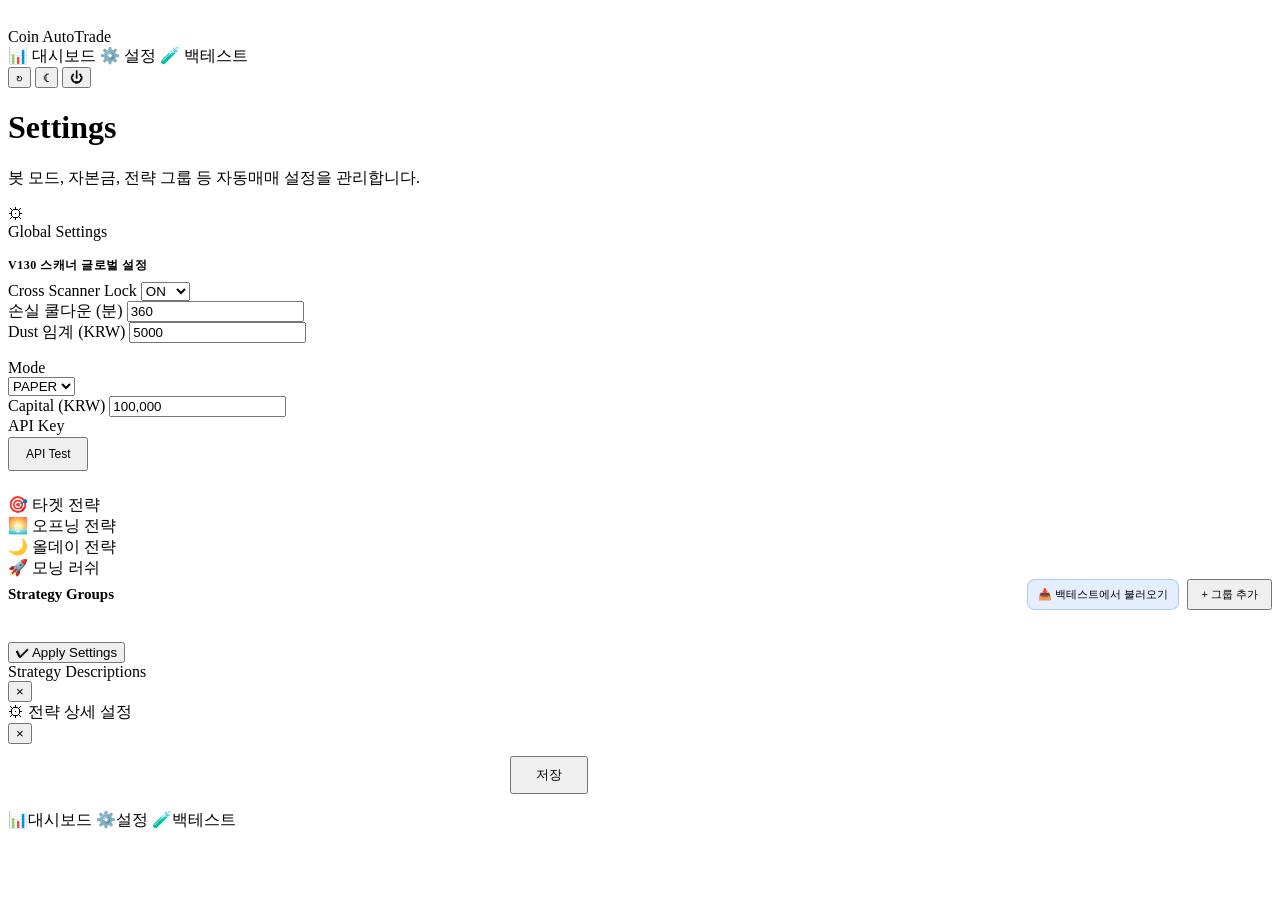
<file: src/main/resources/templates/settings.html>
<!doctype html>
<html lang="ko" xmlns:th="http://www.thymeleaf.org">
<head>
  <meta charset="UTF-8"/>
  <meta name="viewport" content="width=device-width, initial-scale=1.0, viewport-fit=cover"/>
  <title>Coin AutoTrade - Settings</title>
  <link rel="icon" type="image/svg+xml" href="data:image/svg+xml,%3Csvg xmlns='http://www.w3.org/2000/svg' viewBox='0 0 32 32'%3E%3Cdefs%3E%3ClinearGradient id='g' x1='0' y1='0' x2='1' y2='1'%3E%3Cstop offset='0%25' stop-color='%232b76ff'/%3E%3Cstop offset='100%25' stop-color='%2320c997'/%3E%3C/linearGradient%3E%3C/defs%3E%3Crect width='32' height='32' rx='6' fill='url(%23g)'/%3E%3Cpath d='M8 22 L14 12 L18 17 L24 8' stroke='white' stroke-width='2.5' fill='none' stroke-linecap='round' stroke-linejoin='round'/%3E%3Ccircle cx='24' cy='8' r='2.5' fill='white'/%3E%3C/svg%3E"/>
  <link rel="stylesheet" th:href="@{/css/autotrade.css(v=20260316a)}">
</head>
<body>

<div class="toast-container" id="toastContainer"></div>

<!-- ═══════ Header ═══════ -->
<header class="header">
  <div class="header-left">
    <a class="logo" th:href="@{/dashboard}">
      <div class="logo-icon">
        <svg width="16" height="16" viewBox="0 0 32 32">
          <path d="M8 22 L14 12 L18 17 L24 8" stroke="white" stroke-width="2.5" fill="none" stroke-linecap="round" stroke-linejoin="round"/>
          <circle cx="24" cy="8" r="2.5" fill="white"/>
        </svg>
      </div>
      <span>Coin AutoTrade</span>
    </a>
    <nav class="nav-tabs">
      <a class="nav-tab" th:href="@{/dashboard}">&#x1F4CA; 대시보드</a>
      <a class="nav-tab active" th:href="@{/settings}">&#x2699;&#xFE0F; 설정</a>
      <a class="nav-tab" th:href="@{/backtest}">&#x1F9EA; 백테스트</a>
    </nav>
  </div>
  <div class="header-right">
    <button class="header-btn" id="ssoPartnerBtn" title="SSO" style="display:none;font-size:16px">&#x1F504;</button>
    <button class="header-btn" id="refreshBtn" title="Refresh" onclick="location.reload()">&#x21bb;</button>
    <button class="header-btn" id="themeToggle" title="Theme">&#x263e;</button>
    <button class="header-btn" id="logoutBtn" title="Logout" style="color:var(--danger)">&#x23fb;</button>
  </div>
</header>

<main class="page">
  <div class="container">
    <h1 class="page-title">Settings</h1>
    <p class="page-desc">봇 모드, 자본금, 전략 그룹 등 자동매매 설정을 관리합니다.</p>

    <!-- ── Global Settings Card ── -->
    <div class="card" style="margin-bottom:24px">
      <div class="card-header">
        <div class="card-title">
          <div class="card-icon" style="background:var(--primary-glow);color:var(--primary);">&#x2699;</div>
          Global Settings
        </div>
      </div>
      <!-- V130 ③⑤: 글로벌 스캐너 설정 -->
      <div style="font-size:12px;font-weight:600;color:var(--text-muted);text-transform:uppercase;letter-spacing:.5px;margin-bottom:8px;margin-top:16px">V130 스캐너 글로벌 설정</div>
      <div class="config-bar" style="grid-template-columns:1fr 1fr 1fr;margin-bottom:16px">
        <div class="config-field">
          <label>Cross Scanner Lock <span class="help-icon" data-tooltip="ON: 다른 스캐너가 보유 중인 종목은 재진입 차단&#10;당일 손실 청산 후 N분간 동일 종목 재진입도 차단" aria-label="Cross scanner lock help"></span></label>
          <select class="select" id="globalCrossScannerLock"><option value="true" selected>ON</option><option value="false">OFF</option></select>
        </div>
        <div class="config-field">
          <label>손실 쿨다운 (분) <span class="help-icon" data-tooltip="당일 동일 종목 손실 청산 후 재진입 차단 시간 (분)&#10;기본 360분(6시간). 0=비활성." aria-label="Loss cooldown help"></span></label>
          <input class="input" type="number" id="globalLossCooldownMin" value="360" step="30" min="0"/>
        </div>
        <div class="config-field">
          <label>Dust 임계 (KRW) <span class="help-icon" data-tooltip="평가금액 < 이 값(KRW)이면 dust(잔여물)로 간주 = 보유 아님&#10;5000 권장: 업비트 최소 주문 미만 잔여 코인 무시 (1원 잔여 매수 차단 회피)&#10;0=비활성" aria-label="Dust threshold help"></span></label>
          <input class="input" type="number" id="globalDustThreshold" value="5000" step="500" min="0"/>
        </div>
      </div>
      <div class="config-bar" style="grid-template-columns:1fr 1fr 1fr">
        <div class="config-field">
          <label>Mode <span class="help-icon" data-tooltip="PAPER: 모의투자 모드 (실제 주문 없음, 슬리피지 0.1% + 수수료 0.05% 시뮬레이션)&#10;LIVE: 실거래 모드 (실제 업비트 주문 실행)" aria-label="Mode help"></span></label>
          <div class="select-wrap">
            <select class="select" id="mode">
              <option value="PAPER" selected>PAPER</option>
              <option value="LIVE">LIVE</option>
            </select>
          </div>
        </div>
        <div class="config-field">
          <label>Capital (KRW) <span class="help-icon" data-tooltip="자동매매에 사용할 총 자본금(원화)입니다.&#10;PCT 주문 모드에서 이 값의 비율만큼 주문합니다.&#10;실제 업비트 잔고 이하로 설정해야 합니다." aria-label="Capital help"></span></label>
          <input class="input" type="text" id="capital" value="100,000"/>
          <small id="balanceHint" style="color:#8899aa;font-size:11px;margin-top:2px;display:none">업비트 잔고: <span id="balanceAmt">-</span>원</small>
        </div>
        <div class="config-field">
          <label>API Key <span class="help-icon" data-tooltip="업비트 API 키 연결 상태를 테스트합니다.&#10;LIVE 모드 사용 시 API 키가 필요합니다." aria-label="API Key help"></span></label>
          <div style="display:flex;align-items:center;gap:8px;margin-top:2px">
            <button class="btn primary" id="apiTestBtn" style="font-size:12px;padding:8px 16px;white-space:nowrap">API Test</button>
          </div>
        </div>
      </div>
      <div id="apiTestResult" style="display:none;position:relative;margin-top:12px;padding:12px 36px 12px 16px;border-radius:8px;border:1px solid var(--card-border);font-size:13px;line-height:1.6;white-space:pre-wrap;background:rgba(0,0,0,0.15)">
        <span id="apiTestResultText"></span>
        <button class="dismiss-btn" id="apiTestResultDismiss" title="닫기" aria-label="닫기">&#x2715;</button>
      </div>
    </div>

    <!-- ── Strategy Tabs ── -->
    <div class="bt-tabs">
      <div class="bt-tab active" data-tab="basic">&#x1F3AF; 타겟 전략</div>
      <div class="bt-tab" data-tab="opening">&#x1F305; 오프닝 전략</div>
      <div class="bt-tab" data-tab="allday">&#x1F319; 올데이 전략</div>
      <div class="bt-tab" data-tab="morningRush">&#x1F680; 모닝 러쉬</div>
    </div>

    <!-- Tab: 타겟 전략 -->
    <div class="settings-tab-content" id="settingsTabBasic">
      <div style="display:flex;align-items:center;justify-content:space-between;margin-bottom:16px;flex-wrap:wrap;gap:8px">
        <div style="font-size:15px;font-weight:600;display:flex;align-items:center;gap:8px">
          Strategy Groups
          <span class="help-icon" data-tooltip="Strategy Groups: 코인 그룹별로 독립적인 전략/리스크 설정이 가능합니다.&#10;&#10;각 그룹은 자체 마켓, 전략, TP/SL, 인터벌 등을 설정합니다.&#10;마켓은 하나의 그룹에만 소속 가능합니다 (상호 배제).&#10;&#10;예시:&#10;- Group 1: SOL+ETH with EMA_RSI_TREND, TP3/SL2, minConf 8&#10;- Group 2: BTC+ADA with REGIME_PULLBACK, TP3/SL2, minConf 6" aria-label="Strategy groups help"></span>
        </div>
        <div style="display:flex;gap:8px;flex-wrap:wrap">
          <button class="btn" id="importFromBt" type="button" style="font-size:11px;padding:6px 10px;background:rgba(43,118,255,.12);border:1px solid rgba(43,118,255,.3);color:var(--primary);border-radius:8px;cursor:pointer;white-space:nowrap">&#x1F4E5; 백테스트에서 불러오기</button>
          <button class="btn primary" id="addGroupBtn" type="button" style="font-size:11px;padding:6px 12px;white-space:nowrap">+ 그룹 추가</button>
        </div>
      </div>
      <div class="strategy-groups" id="groupsContainer">
        <!-- Group cards rendered by JS -->
      </div>
    </div>

    <!-- Tab: 오프닝 전략 -->
    <div class="settings-tab-content" id="settingsTabOpening" style="display:none">
      <div class="card" style="margin-bottom:24px;padding:0;overflow:hidden">
        <div class="card-header" style="display:flex;align-items:center;justify-content:space-between">
          <div class="card-title">
            <div class="card-icon" style="background:rgba(255,165,0,.15);color:#ffa500">&#x1F305;</div>
            Opening Scanner Settings
          </div>
          <div style="display:flex;align-items:center;gap:8px">
            <span style="font-size:12px;color:var(--text-muted)">Enabled</span>
            <button class="bot-toggle" id="scannerEnabledToggle" aria-pressed="false" style="width:100px">
              <span class="bot-toggle-knob"></span>
              <span class="bot-toggle-label">OFF</span>
            </button>
          </div>
        </div>

        <div style="padding:16px 20px">
        <!-- Row 1: Mode, Capital, Order Sizing -->
        <div class="config-bar" style="grid-template-columns:1fr 1fr 1fr;margin-bottom:8px">
          <div class="config-field">
            <label>Mode <span class="help-icon" data-tooltip="PAPER: 모의매매 (실제 주문 없음)&#10;LIVE: 실거래 (업비트 실제 주문)" aria-label="Mode help"></span></label>
            <select class="select" id="scMode"><option value="PAPER" selected>PAPER</option><option value="LIVE">LIVE</option></select>
          </div>
          <div class="config-field">
            <label>Order Sizing <span class="help-icon" data-tooltip="PCT: Global Capital 대비 비율(%)로 주문&#10;FIXED: 고정 금액(KRW)으로 주문" aria-label="Order sizing help"></span></label>
            <select class="select" id="scOrderMode"><option value="PCT" selected>PCT (%)</option><option value="FIXED">FIXED (KRW)</option></select>
          </div>
          <div class="config-field">
            <label>Order Value <span class="help-icon" data-tooltip="PCT 모드: Global Capital의 N% (예: 30 = 30%)&#10;FIXED 모드: 고정 주문 금액(KRW)" aria-label="Order value help"></span></label>
            <input class="input" type="number" id="scOrderValue" value="30" step="1"/>
          </div>
        </div>
        <div style="font-size:11px;color:var(--text-muted);margin-bottom:16px">
          Global Capital 공유 &mdash; 상단 Global Settings의 Capital (KRW) 한도 내에서 타겟 전략과 함께 운용됩니다.
          <span id="scGlobalCapDisplay" style="color:var(--primary)"></span>
        </div>

        <!-- Row 2: Timing -->
        <div style="font-size:12px;font-weight:600;color:var(--text-muted);text-transform:uppercase;letter-spacing:.5px;margin-bottom:8px">Timing (KST)</div>
        <div class="config-bar" style="grid-template-columns:1fr 1fr 1fr 1fr 1fr;margin-bottom:16px">
          <div class="config-field">
            <label>Range Start <span class="help-icon" data-tooltip="오프닝 레인지 수집 시작 시각 (KST)&#10;이 시간부터 고가/저가를 추적합니다." aria-label="Range start help"></span></label>
            <input class="input" type="text" id="scRangeStart" value="08:00" placeholder="HH:MM"/>
          </div>
          <div class="config-field">
            <label>Range End <span class="help-icon" data-tooltip="오프닝 레인지 수집 종료 시각 (KST)&#10;이 시점까지의 고가/저가가 돌파 기준이 됩니다." aria-label="Range end help"></span></label>
            <input class="input" type="text" id="scRangeEnd" value="08:59" placeholder="HH:MM"/>
          </div>
          <div class="config-field">
            <label>Entry Start <span class="help-icon" data-tooltip="돌파 진입 허용 시작 시각 (KST)&#10;이 시간부터 매수 시그널을 실행합니다." aria-label="Entry start help"></span></label>
            <input class="input" type="text" id="scEntryStart" value="09:05" placeholder="HH:MM"/>
          </div>
          <div class="config-field">
            <label>Entry End <span class="help-icon" data-tooltip="돌파 진입 마감 시각 (KST)&#10;이후에는 새 진입을 차단합니다." aria-label="Entry end help"></span></label>
            <input class="input" type="text" id="scEntryEnd" value="10:30" placeholder="HH:MM"/>
          </div>
          <div class="config-field">
            <label>Session End <span class="help-icon" data-tooltip="강제 청산 시각 (KST)&#10;보유 중인 모든 포지션을 이 시간에 청산합니다." aria-label="Session end help"></span></label>
            <input class="input" type="text" id="scSessionEnd" value="12:00" placeholder="HH:MM"/>
          </div>
        </div>

        <!-- Row 3: Risk -->
        <div style="font-size:12px;font-weight:600;color:var(--text-muted);text-transform:uppercase;letter-spacing:.5px;margin-bottom:8px">Risk (구버전)</div>
        <div class="config-bar" style="grid-template-columns:1fr 1fr 1fr 1fr 1fr;margin-bottom:16px">
          <div class="config-field">
            <label>TP (ATR x) <span class="help-icon" data-tooltip="익절 목표 = ATR x 배수&#10;예: 1.2 = 현재 ATR의 1.2배 상승 시 익절&#10;5분봉 폴링용 (옵션 B에서는 미사용)" aria-label="TP help"></span></label>
            <input class="input" type="number" id="scTpAtr" value="1.2" step="0.1"/>
          </div>
          <div class="config-field">
            <label>SL (%) <span class="help-icon" data-tooltip="손절 한도 (구버전, 폴링 로직용)&#10;옵션 B에서는 SL 종합안(아래)이 우선 사용됨" aria-label="SL help"></span></label>
            <input class="input" type="number" id="scSlPct" value="10" step="0.5"/>
          </div>
          <div class="config-field">
            <label>Trail (ATR x) <span class="help-icon" data-tooltip="트레일링 스탑 = 고점 - ATR x 배수&#10;수익 구간에서 이익을 보호합니다." aria-label="Trail help"></span></label>
            <input class="input" type="number" id="scTrailAtr" value="0.8" step="0.1"/>
          </div>
          <div class="config-field">
            <label>Open Failed <span class="help-icon" data-tooltip="오프닝 미돌파 시 청산 활성화&#10;ON: 세션 내 레인지 상단 미돌파 코인을 조기 청산&#10;OFF: 세션 종료 시각까지 보유" aria-label="Open Failed help"></span></label>
            <select class="select" id="scOpenFailed"><option value="true" selected>ON</option><option value="false">OFF</option></select>
          </div>
          <div class="config-field">
            <label>Candle Interval <span class="help-icon" data-tooltip="분석에 사용하는 캔들 간격 (분)&#10;기본 5분봉 권장" aria-label="Candle help"></span></label>
            <select class="select" id="scCandleUnit">
              <option value="1">1min</option><option value="3">3min</option><option value="5" selected>5min</option><option value="10">10min</option><option value="15">15min</option>
            </select>
          </div>
        </div>

        <!-- SL 종합안 (옵션 B 실시간 진입용) -->
        <div style="font-size:12px;font-weight:600;color:var(--text-muted);text-transform:uppercase;letter-spacing:.5px;margin-bottom:8px">SL 종합안 (옵션 B WebSocket 실시간)</div>
        <div class="config-bar" style="grid-template-columns:1fr 1fr 1fr;margin-bottom:8px">
          <div class="config-field">
            <label>Grace Period (초) <span class="help-icon" data-tooltip="SL 종합안: 매수 직후 SL 무시 기간 (초)&#10;예: 60 = 매수 후 60초 동안 흔들기 보호&#10;TP/트레일링은 항상 작동&#10;권장: 60초" aria-label="Grace help"></span></label>
            <input class="input" type="number" id="scGracePeriod" value="60" step="10" min="0" max="600"/>
          </div>
          <div class="config-field">
            <label>Wide Period (분) <span class="help-icon" data-tooltip="SL 종합안: SL_WIDE 지속 시간 (분)&#10;예: 15 = 매수 후 15분까지 흔들기 보호 SL 적용&#10;그 이후 SL_TIGHT 적용&#10;권장: 15분" aria-label="Wide period help"></span></label>
            <input class="input" type="number" id="scWidePeriod" value="15" step="1" min="1" max="120"/>
          </div>
          <div class="config-field">
            <label>SL_TIGHT (%) <span class="help-icon" data-tooltip="SL 종합안: Wide Period 경과 후 적용되는 일반 손절 (%)&#10;모든 코인 동일 적용&#10;권장: 3.0%" aria-label="SL tight help"></span></label>
            <input class="input" type="number" id="scTightSl" value="3.0" step="0.1"/>
          </div>
        </div>

        <!-- TOP-N 차등 SL_WIDE (현재는 모두 동일값 6.0% 권장 — 90일 백테스트 결과 차등은 역효과) -->
        <div style="font-size:12px;font-weight:600;color:var(--text-muted);text-transform:uppercase;letter-spacing:.5px;margin-bottom:8px">SL_WIDE (TOP-N 차등 가능, 권장 모두 동일값 6.0%)</div>
        <div class="config-bar" style="grid-template-columns:1fr 1fr 1fr 1fr;margin-bottom:16px">
          <div class="config-field">
            <label>TOP 1~10 (%) <span class="help-icon" data-tooltip="대형 코인 (거래대금 1~10위)&#10;90일 백테스트 결과 차등은 역효과 검증됨&#10;90일 평균 깊이 -5.94% → 6.0% 적용&#10;권장: 6.0% (모두 동일)" aria-label="SL TOP10 help"></span></label>
            <input class="input" type="number" id="scWideSlTop10" value="6.0" step="0.1"/>
          </div>
          <div class="config-field">
            <label>TOP 11~20 (%) <span class="help-icon" data-tooltip="중대형 (거래대금 11~20위)&#10;권장: 6.0%" aria-label="SL TOP20 help"></span></label>
            <input class="input" type="number" id="scWideSlTop20" value="6.0" step="0.1"/>
          </div>
          <div class="config-field">
            <label>TOP 21~50 (%) <span class="help-icon" data-tooltip="중형 알트 (거래대금 21~50위)&#10;권장: 6.0%" aria-label="SL TOP50 help"></span></label>
            <input class="input" type="number" id="scWideSlTop50" value="6.0" step="0.1"/>
          </div>
          <div class="config-field">
            <label>TOP 51~ (%) <span class="help-icon" data-tooltip="소형 코인 (거래대금 51위 이상)&#10;권장: 6.0%" aria-label="SL Other help"></span></label>
            <input class="input" type="number" id="scWideSlOther" value="6.0" step="0.1"/>
          </div>
        </div>

        <!-- TP_TRAIL (Split OFF 시 fallback) -->
        <div style="font-size:12px;font-weight:600;color:var(--text-muted);text-transform:uppercase;letter-spacing:.5px;margin-bottom:8px">TP_TRAIL (Split OFF 시 fallback)</div>
        <div class="config-bar" style="grid-template-columns:1fr 1fr;margin-bottom:16px">
          <div class="config-field">
            <label>Activate (%) <span class="help-icon" data-tooltip="TP_TRAIL 활성화 기준 수익률 (%)&#10;이 수익률 도달 시 trail 모드로 전환&#10;예: 1.5 = +1.5% 도달 시 trail 시작" aria-label="TP Trail activate help"></span></label>
            <input class="input" type="number" id="scTpTrailActivate" value="1.5" step="0.1" min="0.1"/>
          </div>
          <div class="config-field">
            <label>Drop (%) <span class="help-icon" data-tooltip="TP_TRAIL: 피크 대비 하락 매도 기준 (%)&#10;trail 활성화 후 고점 대비 이 비율 하락 시 매도&#10;예: 1.0 = 고점 대비 -1% 시 매도" aria-label="TP Trail drop help"></span></label>
            <input class="input" type="number" id="scTpTrailDrop" value="1.0" step="0.1" min="0.1"/>
          </div>
        </div>

        <!-- Row 4: Scan/Filter -->
        <div style="font-size:12px;font-weight:600;color:var(--text-muted);text-transform:uppercase;letter-spacing:.5px;margin-bottom:8px">Scan &amp; Filter</div>
        <div class="config-bar" style="grid-template-columns:1fr 1fr 1fr 1fr 1fr;margin-bottom:16px">
          <div class="config-field">
            <label>Top N <span class="help-icon" data-tooltip="거래대금 상위 N개 코인을 스캔합니다.&#10;매 틱마다 실시간 거래대금 기준으로 선정" aria-label="Top N help"></span></label>
            <input class="input" type="number" id="scTopN" value="15" min="1" max="50"/>
          </div>
          <div class="config-field">
            <label>Max Positions <span class="help-icon" data-tooltip="동시에 보유할 수 있는 최대 포지션 수&#10;초과 시 새 진입을 차단합니다." aria-label="Max positions help"></span></label>
            <input class="input" type="number" id="scMaxPos" value="3" min="1" max="15"/>
          </div>
          <div class="config-field">
            <label>BTC Filter <span class="help-icon" data-tooltip="BTC 방향 필터 (EMA 기준)&#10;ON: BTC가 EMA 위일 때만 롱 진입" aria-label="BTC filter help"></span></label>
            <select class="select" id="scBtcFilter"><option value="true" selected>ON</option><option value="false">OFF</option></select>
          </div>
          <div class="config-field">
            <label>BTC EMA Period <span class="help-icon" data-tooltip="BTC 방향 필터에 사용되는 EMA 기간&#10;예: 20 = EMA(20) 기준&#10;기본: 20" aria-label="BTC EMA period help"></span></label>
            <input class="input" type="number" id="scBtcEmaPeriod" value="20" min="5" step="5"/>
          </div>
          <div class="config-field">
            <label>Volume Mult <span class="help-icon" data-tooltip="진입 조건: 현재 거래량 > 평균 x 배수&#10;예: 1.5 = 평균의 1.5배 이상 거래량 필요" aria-label="Volume mult help"></span></label>
            <input class="input" type="number" id="scVolMult" value="1.5" step="0.1"/>
          </div>
          <div class="config-field">
            <label>Min Body % <span class="help-icon" data-tooltip="진입 조건: 캔들 몸통 비율 최소값&#10;예: 0.40 = 전체 캔들 길이의 40% 이상 몸통" aria-label="Min body help"></span></label>
            <input class="input" type="number" id="scBodyRatio" value="0.40" step="0.05" min="0" max="1"/>
          </div>
          <div class="config-field">
            <label>최소 가격(원) <span class="help-icon" data-tooltip="Top N 선별 전 저가 코인 제외&#10;이 금액 미만의 코인은 스캔 대상에서 제거됩니다&#10;0 = 필터 비활성화" aria-label="Min price help"></span></label>
            <input class="input" type="number" id="scMinPrice" value="20" step="1" min="0"/>
          </div>
        </div>

        <!-- Row 5: Exclude Markets -->
        <div style="font-size:12px;font-weight:600;color:var(--text-muted);text-transform:uppercase;letter-spacing:.5px;margin-bottom:8px">Exclude Markets</div>
        <div style="margin-bottom:8px">
          <div class="config-field">
            <label>제외 마켓 <span class="help-icon" data-tooltip="스캐너가 절대 매수하지 않을 마켓 목록&#10;현재 보유 중인 코인을 입력하세요.&#10;콤마(,)로 구분. 예: KRW-BTC,KRW-XRP,KRW-DOGE" aria-label="Exclude markets help"></span></label>
            <input class="input" type="text" id="scExcludeMarkets" value="" placeholder="KRW-BTC,KRW-XRP,KRW-DOGE" style="width:100%"/>
          </div>
        </div>
        <!-- Split-Exit -->
        <div style="font-size:12px;font-weight:600;color:var(--text-muted);text-transform:uppercase;letter-spacing:.5px;margin-bottom:8px">Split-Exit (분할 익절)</div>
        <div class="config-bar" style="grid-template-columns:1fr 1fr 1fr 1fr;margin-bottom:16px">
          <div class="config-field">
            <label>Enabled</label>
            <select class="select" id="scSplitEnabled"><option value="false" selected>OFF</option><option value="true">ON</option></select>
          </div>
          <div class="config-field">
            <label>1차 TP (%)</label>
            <input class="input" type="number" id="scSplitTpPct" value="1.5" step="0.1" min="0.5" max="10"/>
          </div>
          <div class="config-field">
            <label>1차 비율</label>
            <input class="input" type="number" id="scSplitRatio" value="0.60" step="0.05" min="0.1" max="0.9"/>
          </div>
          <div class="config-field">
            <label>2차 Trail Drop (%)</label>
            <input class="input" type="number" id="scTrailDropAfterSplit" value="1.2" step="0.1" min="0.3" max="5"/>
          </div>
          <div class="config-field">
            <label>1차 Trail Drop (%)</label>
            <input class="input" type="number" id="scSplit1stTrailDrop" value="0.5" step="0.1" min="0.1" max="3"/>
          </div>
          <div class="config-field">
            <label>2차 Cooldown (초)</label>
            <input class="input" type="number" id="scSplit1stCooldownSec" value="60" step="5" min="0" max="600"/>
          </div>
          <div class="config-field">
            <label>3분봉 Vol 임계값 (C4, 배)</label>
            <input class="input" type="number" id="scVol3RatioThreshold" value="2.5" step="0.1" min="1.0" max="5.0"/>
          </div>
        </div>

        <!-- V130 ①: Trail Ladder -->
        <div style="font-size:12px;font-weight:600;color:var(--text-muted);text-transform:uppercase;letter-spacing:.5px;margin-bottom:8px;margin-top:8px">Trail Ladder (peak 구간별 차등)</div>
        <div class="config-bar" style="grid-template-columns:1fr 1fr;margin-bottom:8px">
          <div class="config-field">
            <label>Trail Ladder 사용 <span class="help-icon" data-tooltip="ON: peak% 구간별 차등 drop 적용 (백테 V129 -13K → Ladder A +28K)&#10;OFF: 기존 단일 1차/2차 trail drop 값 사용" aria-label="Trail Ladder help"></span></label>
            <select class="select" id="scTrailLadderEnabled"><option value="true" selected>ON</option><option value="false">OFF</option></select>
          </div>
        </div>
        <div class="config-bar" style="grid-template-columns:1fr 1fr 1fr 1fr;margin-bottom:4px">
          <div style="font-size:11px;font-weight:700;color:var(--text-muted);padding:4px 0">peak 구간</div>
          <div style="font-size:11px;font-weight:700;color:var(--text-muted);padding:4px 0">1차 매도 drop (%)</div>
          <div style="font-size:11px;font-weight:700;color:var(--text-muted);padding:4px 0">구간</div>
          <div style="font-size:11px;font-weight:700;color:var(--text-muted);padding:4px 0">2차 trail drop (%)</div>
        </div>
        <div class="config-bar" style="grid-template-columns:1fr 1fr 1fr 1fr;margin-bottom:4px">
          <div class="config-field"><label>peak &lt; 2%</label></div>
          <div class="config-field"><input class="input" type="number" id="scSplit1stDropUnder2" value="0.50" step="0.05" min="0.1" max="5"/></div>
          <div class="config-field"><label>peak &lt; 2%</label></div>
          <div class="config-field"><input class="input" type="number" id="scTrailAfterDropUnder2" value="1.00" step="0.05" min="0.1" max="5"/></div>
        </div>
        <div class="config-bar" style="grid-template-columns:1fr 1fr 1fr 1fr;margin-bottom:4px">
          <div class="config-field"><label>peak 2~3%</label></div>
          <div class="config-field"><input class="input" type="number" id="scSplit1stDropUnder3" value="1.00" step="0.05" min="0.1" max="5"/></div>
          <div class="config-field"><label>peak 2~3%</label></div>
          <div class="config-field"><input class="input" type="number" id="scTrailAfterDropUnder3" value="1.20" step="0.05" min="0.1" max="5"/></div>
        </div>
        <div class="config-bar" style="grid-template-columns:1fr 1fr 1fr 1fr;margin-bottom:4px">
          <div class="config-field"><label>peak 3~5%</label></div>
          <div class="config-field"><input class="input" type="number" id="scSplit1stDropUnder5" value="1.50" step="0.05" min="0.1" max="5"/></div>
          <div class="config-field"><label>peak 3~5%</label></div>
          <div class="config-field"><input class="input" type="number" id="scTrailAfterDropUnder5" value="1.50" step="0.05" min="0.1" max="5"/></div>
        </div>
        <div class="config-bar" style="grid-template-columns:1fr 1fr 1fr 1fr;margin-bottom:16px">
          <div class="config-field"><label>peak &ge; 5%</label></div>
          <div class="config-field"><input class="input" type="number" id="scSplit1stDropAbove5" value="2.00" step="0.05" min="0.1" max="5"/></div>
          <div class="config-field"><label>peak &ge; 5%</label></div>
          <div class="config-field"><input class="input" type="number" id="scTrailAfterDropAbove5" value="2.00" step="0.05" min="0.1" max="5"/></div>
        </div>

        <!-- V130 ②: L1 지연 진입 -->
        <div style="font-size:12px;font-weight:600;color:var(--text-muted);text-transform:uppercase;letter-spacing:.5px;margin-bottom:8px">L1 지연 진입 (꼬리 매수 차단)</div>
        <div class="config-bar" style="grid-template-columns:1fr 1fr;margin-bottom:16px">
          <div class="config-field">
            <label>L1 대기 (sec) <span class="help-icon" data-tooltip="시그널 후 N초 close 확인 후 매수. 0=즉시(V129). 60초 권장.&#10;백테스트: -13K → +13K (8일 1분봉 실가격)" aria-label="L1 delay help"></span></label>
            <input class="input" type="number" id="scL1DelaySec" value="60" step="5" min="0" max="300"/>
          </div>
        </div>

        <!-- V130 ④: SPLIT_1ST roi 하한 -->
        <div style="font-size:12px;font-weight:600;color:var(--text-muted);text-transform:uppercase;letter-spacing:.5px;margin-bottom:8px">SPLIT_1ST ROI 하한 (손실 1차 매도 차단)</div>
        <div class="config-bar" style="grid-template-columns:1fr 1fr;margin-bottom:16px">
          <div class="config-field">
            <label>ROI 하한 (%) <span class="help-icon" data-tooltip="1차 매도 시 최소 +N% 수익권 확인. 0=비활성.&#10;0.30 권장: BIRB/SOON 손실 1차 매도 차단" aria-label="ROI floor help"></span></label>
            <input class="input" type="number" id="scSplit1stRoiFloorPct" value="0.30" step="0.05" min="0" max="5"/>
          </div>
        </div>
      </div>
    </div>
    </div><!-- /settingsTabOpening -->

    <!-- Tab: 올데이 전략 -->
    <div class="settings-tab-content" id="settingsTabAllday" style="display:none">
      <div class="card" style="margin-bottom:24px;padding:0;overflow:hidden">
        <div class="card-header" style="display:flex;align-items:center;justify-content:space-between">
          <div class="card-title">
            <div class="card-icon" style="background:rgba(100,100,255,.15);color:#6464ff">&#x1F319;</div>
            AllDay Scanner Settings
          </div>
          <div style="display:flex;align-items:center;gap:8px">
            <span style="font-size:12px;color:var(--text-muted)">Enabled</span>
            <button class="bot-toggle" id="adEnabledToggle" aria-pressed="false" style="width:100px">
              <span class="bot-toggle-knob"></span>
              <span class="bot-toggle-label">OFF</span>
            </button>
          </div>
        </div>

        <div style="padding:16px 20px">
        <!-- Row 1: Mode, Order Sizing -->
        <div class="config-bar" style="grid-template-columns:1fr 1fr 1fr;margin-bottom:8px">
          <div class="config-field">
            <label>Mode <span class="help-icon" data-tooltip="PAPER: 모의매매 (실제 주문 없음)&#10;LIVE: 실거래 (업비트 실제 주문)" aria-label="Mode help"></span></label>
            <select class="select" id="adMode"><option value="PAPER" selected>PAPER</option><option value="LIVE">LIVE</option></select>
          </div>
          <div class="config-field">
            <label>Order Sizing <span class="help-icon" data-tooltip="PCT: Global Capital 대비 비율(%)로 주문&#10;FIXED: 고정 금액(KRW)으로 주문" aria-label="Order sizing help"></span></label>
            <select class="select" id="adOrderMode"><option value="PCT" selected>PCT (%)</option><option value="FIXED">FIXED (KRW)</option></select>
          </div>
          <div class="config-field">
            <label>Order Value <span class="help-icon" data-tooltip="PCT 모드: Global Capital의 N% (예: 20 = 20%)&#10;FIXED 모드: 고정 주문 금액(KRW)" aria-label="Order value help"></span></label>
            <input class="input" type="number" id="adOrderValue" value="20" step="1"/>
          </div>
        </div>
        <div style="font-size:11px;color:var(--text-muted);margin-bottom:16px">
          Global Capital 공유 &mdash; 상단 Global Settings의 Capital (KRW) 한도 내에서 타겟/오프닝 전략과 함께 운용됩니다.
          <span id="adGlobalCapDisplay" style="color:var(--primary)"></span>
        </div>

        <!-- Row 2: Timing (no Range) -->
        <div style="font-size:12px;font-weight:600;color:var(--text-muted);text-transform:uppercase;letter-spacing:.5px;margin-bottom:8px">Timing (KST)</div>
        <div class="config-bar" style="grid-template-columns:1fr 1fr 1fr;margin-bottom:16px">
          <div class="config-field">
            <label>Entry Start <span class="help-icon" data-tooltip="진입 허용 시작 시각 (KST)&#10;이 시간부터 매수 시그널을 실행합니다." aria-label="Entry start help"></span></label>
            <input class="input" type="text" id="adEntryStart" value="10:35" placeholder="HH:MM"/>
          </div>
          <div class="config-field">
            <label>Entry End <span class="help-icon" data-tooltip="진입 마감 시각 (KST)&#10;이후에는 새 진입을 차단합니다." aria-label="Entry end help"></span></label>
            <input class="input" type="text" id="adEntryEnd" value="22:00" placeholder="HH:MM"/>
          </div>
          <div class="config-field">
            <label>Session End <span class="help-icon" data-tooltip="강제 청산 시각 (KST)&#10;보유 중인 모든 포지션을 이 시간에 청산합니다." aria-label="Session end help"></span></label>
            <input class="input" type="text" id="adSessionEnd" value="23:00" placeholder="HH:MM"/>
          </div>
        </div>

        <!-- Row 3: Risk -->
        <div style="font-size:12px;font-weight:600;color:var(--text-muted);text-transform:uppercase;letter-spacing:.5px;margin-bottom:8px">Risk</div>
        <div class="config-bar" style="grid-template-columns:1fr 1fr 1fr 1fr;margin-bottom:16px">
          <div class="config-field">
            <label>SL (%) <span class="help-icon" data-tooltip="손절 한도 (진입가 대비 하락 %)&#10;예: 1.5 = -1.5% 하락 시 손절" aria-label="SL help"></span></label>
            <input class="input" type="number" id="adSlPct" value="1.5" step="0.1"/>
          </div>
          <div class="config-field">
            <label>Trail (ATR x) <span class="help-icon" data-tooltip="트레일링 스탑 = 고점 - ATR x 배수&#10;수익 구간에서 이익을 보호합니다." aria-label="Trail help"></span></label>
            <input class="input" type="number" id="adTrailAtr" value="0.8" step="0.1"/>
          </div>
          <div class="config-field">
            <label>Min Confidence <span class="help-icon" data-tooltip="최소 신뢰도 점수&#10;이 값 미만의 시그널은 무시합니다." aria-label="Confidence help"></span></label>
            <input class="input" type="number" id="adMinConf" value="9.4" step="0.1"/>
          </div>
          <div class="config-field">
            <label>Candle Interval <span class="help-icon" data-tooltip="분석에 사용하는 캔들 간격 (분)&#10;기본 5분봉 권장" aria-label="Candle help"></span></label>
            <select class="select" id="adCandleUnit">
              <option value="1">1min</option><option value="3">3min</option><option value="5" selected>5min</option><option value="10">10min</option><option value="15">15min</option>
            </select>
          </div>
        </div>

        <!-- SL 종합안 (WebSocket 실시간) -->
        <div style="font-size:12px;font-weight:600;color:var(--text-muted);text-transform:uppercase;letter-spacing:.5px;margin-bottom:8px">SL 종합안 (WebSocket 실시간)</div>
        <div class="config-bar" style="grid-template-columns:1fr 1fr 1fr;margin-bottom:16px">
          <div class="config-field">
            <label>Grace Period (초) <span class="help-icon" data-tooltip="SL 종합안: 매수 직후 SL 무시 기간 (초)&#10;예: 30 = 매수 후 30초 동안 흔들기 보호 (TP는 항상 작동)&#10;권장: 30초" aria-label="Grace period help"></span></label>
            <input class="input" type="number" id="adGracePeriod" value="30" step="10" min="0" max="600"/>
          </div>
          <div class="config-field">
            <label>Wide Period (분) <span class="help-icon" data-tooltip="SL 종합안: SL_WIDE 지속 시간 (분)&#10;예: 15 = 매수 후 15분까지 SL_WIDE 적용, 그 후 SL_TIGHT&#10;권장: 15분" aria-label="Wide period help"></span></label>
            <input class="input" type="number" id="adWidePeriod" value="15" step="1" min="1" max="120"/>
          </div>
          <div class="config-field">
            <label>SL_WIDE (%) <span class="help-icon" data-tooltip="SL 종합안: 흔들기 보호용 Wide SL (%)&#10;Grace Period 이후 ~ Wide Period 까지 적용&#10;권장: 3.0%" aria-label="SL wide help"></span></label>
            <input class="input" type="number" id="adWideSlPct" value="3.0" step="0.1"/>
          </div>
        </div>

        <!-- TP_TRAIL (Split OFF 시 fallback) -->
        <div style="font-size:12px;font-weight:600;color:var(--text-muted);text-transform:uppercase;letter-spacing:.5px;margin-bottom:8px">TP_TRAIL (Split OFF 시 fallback)</div>
        <div class="config-bar" style="grid-template-columns:1fr 1fr;margin-bottom:16px">
          <div class="config-field">
            <label>Activate (%) <span class="help-icon" data-tooltip="TP_TRAIL 활성화 기준 수익률 (%)&#10;이 수익률 도달 시 trail 모드로 전환&#10;예: 2.0 = +2% 도달 시 trail 시작" aria-label="TP Trail activate help"></span></label>
            <input class="input" type="number" id="adTpTrailActivate" value="2.0" step="0.1" min="0.1"/>
          </div>
          <div class="config-field">
            <label>Drop (%) <span class="help-icon" data-tooltip="TP_TRAIL: 피크 대비 하락 매도 기준 (%)&#10;trail 활성화 후 고점 대비 이 비율 하락 시 매도&#10;예: 1.0 = 고점 대비 -1% 시 매도" aria-label="TP Trail drop help"></span></label>
            <input class="input" type="number" id="adTpTrailDrop" value="1.0" step="0.1" min="0.1"/>
          </div>
        </div>

        <!-- Row 4: Time Stop -->
        <div style="font-size:12px;font-weight:600;color:var(--text-muted);text-transform:uppercase;letter-spacing:.5px;margin-bottom:8px">Time Stop</div>
        <div class="config-bar" style="grid-template-columns:1fr 1fr;margin-bottom:16px">
          <div class="config-field">
            <label>Candles <span class="help-icon" data-tooltip="타임스탑 캔들 수&#10;진입 후 N개 캔들 이내에 목표 미달 시 청산" aria-label="Time stop candles help"></span></label>
            <input class="input" type="number" id="adTsCandles" value="12" min="1"/>
          </div>
          <div class="config-field">
            <label>Min PnL (%) <span class="help-icon" data-tooltip="타임스탑 최소 수익률 (%)&#10;타임스탑 시점에 이 수익률 미만이면 청산" aria-label="Time stop min pnl help"></span></label>
            <input class="input" type="number" id="adTsMinPnl" value="0.3" step="0.1"/>
          </div>
        </div>

        <!-- Row 4.5: Quick TP -->
        <div style="font-size:12px;font-weight:600;color:var(--text-muted);text-transform:uppercase;letter-spacing:.5px;margin-bottom:8px">Quick TP</div>
        <div class="config-bar" style="grid-template-columns:1fr 1fr 1fr;margin-bottom:16px">
          <div class="config-field">
            <label>Enabled <span class="help-icon" data-tooltip="Quick TP 활성화&#10;ON: 티커 기반 실시간 익절/손절 모니터링&#10;OFF: 캔들 기반 청산만 사용" aria-label="Quick TP enabled help"></span></label>
            <select class="select" id="adQuickTpEnabled"><option value="true" selected>ON</option><option value="false">OFF</option></select>
          </div>
          <div class="config-field">
            <label>Target (%) <span class="help-icon" data-tooltip="즉시 익절 목표 수익률 (%)&#10;현재가가 평단 대비 이 수익률 이상이면 즉시 매도" aria-label="Quick TP target help"></span></label>
            <input class="input" type="number" id="adQuickTpPct" value="0.7" step="0.1" min="0.1" max="10"/>
          </div>
          <div class="config-field">
            <label>Check Interval (sec) <span class="help-icon" data-tooltip="티커 조회 간격 (초)&#10;최소 3초, 최대 60초" aria-label="Quick TP interval help"></span></label>
            <input class="input" type="number" id="adQuickTpInterval" value="5" min="3" max="60"/>
          </div>
        </div>

        <!-- Row 4.6: Split-Exit -->
        <div style="font-size:12px;font-weight:600;color:var(--text-muted);text-transform:uppercase;letter-spacing:.5px;margin-bottom:8px">Split-Exit (분할 익절)</div>
        <div class="config-bar" style="grid-template-columns:1fr 1fr 1fr 1fr;margin-bottom:16px">
          <div class="config-field">
            <label>Enabled <span class="help-icon" data-tooltip="분할 익절 활성화&#10;ON: 1차 60% 매도 후 잔량 trail&#10;OFF: 기존 전량 매도" aria-label="Split exit help"></span></label>
            <select class="select" id="adSplitEnabled"><option value="false" selected>OFF</option><option value="true">ON</option></select>
          </div>
          <div class="config-field">
            <label>1차 TP (%) <span class="help-icon" data-tooltip="1차 매도 목표 수익률 (%)&#10;이 수익률 도달 시 60% 매도" aria-label="Split TP help"></span></label>
            <input class="input" type="number" id="adSplitTpPct" value="1.5" step="0.1" min="0.5" max="10"/>
          </div>
          <div class="config-field">
            <label>1차 비율 <span class="help-icon" data-tooltip="1차 매도 비율 (0~1)&#10;0.60 = 60% 매도, 40% 잔량" aria-label="Split ratio help"></span></label>
            <input class="input" type="number" id="adSplitRatio" value="0.60" step="0.05" min="0.1" max="0.9"/>
          </div>
          <div class="config-field">
            <label>2차 Trail Drop (%) <span class="help-icon" data-tooltip="2차 매도 trail drop (%)&#10;1차 후 피크 대비 이 비율 하락 시 잔량 매도" aria-label="Trail drop after split help"></span></label>
            <input class="input" type="number" id="adTrailDropAfterSplit" value="1.2" step="0.1" min="0.3" max="5"/>
          </div>
          <div class="config-field">
            <label>1차 Trail Drop (%) <span class="help-icon" data-tooltip="1차 매도 trail drop (%)&#10;split_tp_pct 도달 후 피크 대비 이 비율 하락 시 1차 매도" aria-label="Split 1st trail drop help"></span></label>
            <input class="input" type="number" id="adSplit1stTrailDrop" value="0.5" step="0.1" min="0.1" max="3"/>
          </div>
          <div class="config-field">
            <label>1차후 쿨다운 (초) <span class="help-icon" data-tooltip="V129: SPLIT_1ST 체결 후 SPLIT_2ND_TRAIL 쿨다운(초).&#10;쿨다운 동안 2차 TRAIL 매도는 차단, SL은 허용." aria-label="Split 1st cooldown help"></span></label>
            <input class="input" type="number" id="adSplit1stCooldownSec" value="60" step="5" min="0" max="600"/>
          </div>
        </div>

        <!-- V130 ①: Trail Ladder -->
        <div style="font-size:12px;font-weight:600;color:var(--text-muted);text-transform:uppercase;letter-spacing:.5px;margin-bottom:8px;margin-top:8px">Trail Ladder (peak 구간별 차등)</div>
        <div class="config-bar" style="grid-template-columns:1fr 1fr;margin-bottom:8px">
          <div class="config-field">
            <label>Trail Ladder 사용 <span class="help-icon" data-tooltip="ON: peak% 구간별 차등 drop 적용&#10;OFF: 기존 단일 1차/2차 trail drop 값 사용" aria-label="Trail Ladder help"></span></label>
            <select class="select" id="adTrailLadderEnabled"><option value="true" selected>ON</option><option value="false">OFF</option></select>
          </div>
        </div>
        <div class="config-bar" style="grid-template-columns:1fr 1fr 1fr 1fr;margin-bottom:4px">
          <div style="font-size:11px;font-weight:700;color:var(--text-muted);padding:4px 0">peak 구간</div>
          <div style="font-size:11px;font-weight:700;color:var(--text-muted);padding:4px 0">1차 매도 drop (%)</div>
          <div style="font-size:11px;font-weight:700;color:var(--text-muted);padding:4px 0">구간</div>
          <div style="font-size:11px;font-weight:700;color:var(--text-muted);padding:4px 0">2차 trail drop (%)</div>
        </div>
        <div class="config-bar" style="grid-template-columns:1fr 1fr 1fr 1fr;margin-bottom:4px">
          <div class="config-field"><label>peak &lt; 2%</label></div>
          <div class="config-field"><input class="input" type="number" id="adSplit1stDropUnder2" value="0.50" step="0.05" min="0.1" max="5"/></div>
          <div class="config-field"><label>peak &lt; 2%</label></div>
          <div class="config-field"><input class="input" type="number" id="adTrailAfterDropUnder2" value="1.00" step="0.05" min="0.1" max="5"/></div>
        </div>
        <div class="config-bar" style="grid-template-columns:1fr 1fr 1fr 1fr;margin-bottom:4px">
          <div class="config-field"><label>peak 2~3%</label></div>
          <div class="config-field"><input class="input" type="number" id="adSplit1stDropUnder3" value="1.00" step="0.05" min="0.1" max="5"/></div>
          <div class="config-field"><label>peak 2~3%</label></div>
          <div class="config-field"><input class="input" type="number" id="adTrailAfterDropUnder3" value="1.20" step="0.05" min="0.1" max="5"/></div>
        </div>
        <div class="config-bar" style="grid-template-columns:1fr 1fr 1fr 1fr;margin-bottom:4px">
          <div class="config-field"><label>peak 3~5%</label></div>
          <div class="config-field"><input class="input" type="number" id="adSplit1stDropUnder5" value="1.50" step="0.05" min="0.1" max="5"/></div>
          <div class="config-field"><label>peak 3~5%</label></div>
          <div class="config-field"><input class="input" type="number" id="adTrailAfterDropUnder5" value="1.50" step="0.05" min="0.1" max="5"/></div>
        </div>
        <div class="config-bar" style="grid-template-columns:1fr 1fr 1fr 1fr;margin-bottom:16px">
          <div class="config-field"><label>peak &ge; 5%</label></div>
          <div class="config-field"><input class="input" type="number" id="adSplit1stDropAbove5" value="2.00" step="0.05" min="0.1" max="5"/></div>
          <div class="config-field"><label>peak &ge; 5%</label></div>
          <div class="config-field"><input class="input" type="number" id="adTrailAfterDropAbove5" value="2.00" step="0.05" min="0.1" max="5"/></div>
        </div>

        <!-- V130 ②: L1 지연 진입 -->
        <div style="font-size:12px;font-weight:600;color:var(--text-muted);text-transform:uppercase;letter-spacing:.5px;margin-bottom:8px">L1 지연 진입 (꼬리 매수 차단)</div>
        <div class="config-bar" style="grid-template-columns:1fr 1fr;margin-bottom:16px">
          <div class="config-field">
            <label>L1 대기 (sec) <span class="help-icon" data-tooltip="시그널 후 N초 close 확인 후 매수. 0=즉시. 60초 권장." aria-label="L1 delay help"></span></label>
            <input class="input" type="number" id="adL1DelaySec" value="60" step="5" min="0" max="300"/>
          </div>
        </div>

        <!-- V130 ④: SPLIT_1ST roi 하한 -->
        <div style="font-size:12px;font-weight:600;color:var(--text-muted);text-transform:uppercase;letter-spacing:.5px;margin-bottom:8px">SPLIT_1ST ROI 하한 (손실 1차 매도 차단)</div>
        <div class="config-bar" style="grid-template-columns:1fr 1fr;margin-bottom:16px">
          <div class="config-field">
            <label>ROI 하한 (%) <span class="help-icon" data-tooltip="1차 매도 시 최소 +N% 수익권 확인. 0=비활성. 0.30 권장." aria-label="ROI floor help"></span></label>
            <input class="input" type="number" id="adSplit1stRoiFloorPct" value="0.30" step="0.05" min="0" max="5"/>
          </div>
        </div>

        <!-- Row 5: Scan & Filter -->
        <div style="font-size:12px;font-weight:600;color:var(--text-muted);text-transform:uppercase;letter-spacing:.5px;margin-bottom:8px">Scan &amp; Filter</div>
        <div class="config-bar" style="grid-template-columns:1fr 1fr 1fr 1fr 1fr;margin-bottom:16px">
          <div class="config-field">
            <label>Top N <span class="help-icon" data-tooltip="거래대금 상위 N개 코인을 스캔합니다." aria-label="Top N help"></span></label>
            <input class="input" type="number" id="adTopN" value="15" min="1" max="50"/>
          </div>
          <div class="config-field">
            <label>Max Positions <span class="help-icon" data-tooltip="동시에 보유할 수 있는 최대 포지션 수" aria-label="Max positions help"></span></label>
            <input class="input" type="number" id="adMaxPos" value="2" min="1" max="15"/>
          </div>
          <div class="config-field">
            <label>BTC Filter <span class="help-icon" data-tooltip="BTC 방향 필터 (EMA 기준)&#10;ON: BTC가 EMA 위일 때만 롱 진입" aria-label="BTC filter help"></span></label>
            <select class="select" id="adBtcFilter"><option value="true" selected>ON</option><option value="false">OFF</option></select>
          </div>
          <div class="config-field">
            <label>BTC EMA Period <span class="help-icon" data-tooltip="BTC 방향 필터에 사용되는 EMA 기간&#10;예: 20 = EMA(20) 기준&#10;기본: 20" aria-label="BTC EMA period help"></span></label>
            <input class="input" type="number" id="adBtcEmaPeriod" value="20" min="5" step="5"/>
          </div>
          <div class="config-field">
            <label>Volume Surge Mult <span class="help-icon" data-tooltip="진입 조건: 현재 거래량 > 평균 x 배수&#10;예: 3.0 = 평균의 3배 이상 거래량 필요" aria-label="Volume surge help"></span></label>
            <input class="input" type="number" id="adVolSurge" value="3.0" step="0.1"/>
          </div>
          <div class="config-field">
            <label>Min Body % <span class="help-icon" data-tooltip="진입 조건: 캔들 몸통 비율 최소값&#10;예: 0.60 = 전체 캔들 길이의 60% 이상 몸통" aria-label="Min body help"></span></label>
            <input class="input" type="number" id="adBodyRatio" value="0.60" step="0.05" min="0" max="1"/>
          </div>
          <div class="config-field">
            <label>최소 가격(원) <span class="help-icon" data-tooltip="Top N 선별 전 저가 코인 제외&#10;이 금액 미만의 코인은 스캔 대상에서 제거됩니다&#10;0 = 필터 비활성화" aria-label="Min price help"></span></label>
            <input class="input" type="number" id="adMinPrice" value="20" step="1" min="0"/>
          </div>
        </div>

        <!-- Row 6: Exclude Markets -->
        <div style="font-size:12px;font-weight:600;color:var(--text-muted);text-transform:uppercase;letter-spacing:.5px;margin-bottom:8px">Exclude Markets</div>
        <div style="margin-bottom:8px">
          <div class="config-field">
            <label>제외 마켓 <span class="help-icon" data-tooltip="스캐너가 절대 매수하지 않을 마켓 목록&#10;콤마(,)로 구분. 예: KRW-BTC,KRW-XRP,KRW-DOGE" aria-label="Exclude markets help"></span></label>
            <input class="input" type="text" id="adExcludeMarkets" value="" placeholder="KRW-BTC,KRW-XRP,KRW-DOGE" style="width:100%"/>
          </div>
        </div>
      </div>
    </div>
    </div><!-- /settingsTabAllday -->

    <!-- Tab: 모닝 러쉬 -->
    <div class="settings-tab-content" id="settingsTabMorningRush" style="display:none">
      <div class="card" style="margin-bottom:24px;padding:0;overflow:hidden">
        <div class="card-header" style="display:flex;align-items:center;justify-content:space-between">
          <div class="card-title">
            <div class="card-icon" style="background:rgba(255,87,34,.15);color:#ff5722">&#x1F680;</div>
            Morning Rush Scanner Settings
          </div>
          <div style="display:flex;align-items:center;gap:8px">
            <span style="font-size:12px;color:var(--text-muted)">Enabled</span>
            <button class="bot-toggle" id="mrEnabledToggle" aria-pressed="false" style="width:100px">
              <span class="bot-toggle-knob"></span>
              <span class="bot-toggle-label">OFF</span>
            </button>
          </div>
        </div>

        <div style="padding:16px 20px">
        <!-- Row 1: Mode, Order Sizing -->
        <div class="config-bar" style="grid-template-columns:1fr 1fr 1fr;margin-bottom:8px">
          <div class="config-field">
            <label>Mode <span class="help-icon" data-tooltip="PAPER: 모의매매 (실제 주문 없음)&#10;LIVE: 실거래 (업비트 실제 주문)" aria-label="Mode help"></span></label>
            <select class="select" id="mrMode"><option value="PAPER" selected>PAPER</option><option value="LIVE">LIVE</option></select>
          </div>
          <div class="config-field">
            <label>Order Sizing <span class="help-icon" data-tooltip="PCT: Global Capital 대비 비율(%)로 주문&#10;FIXED: 고정 금액(KRW)으로 주문" aria-label="Order sizing help"></span></label>
            <select class="select" id="mrOrderMode"><option value="PCT" selected>PCT (%)</option><option value="FIXED">FIXED (KRW)</option></select>
          </div>
          <div class="config-field">
            <label>Order Value <span class="help-icon" data-tooltip="PCT 모드: Global Capital의 N% (예: 20 = 20%)&#10;FIXED 모드: 고정 주문 금액(KRW)" aria-label="Order value help"></span></label>
            <input class="input" type="number" id="mrOrderValue" value="20" step="1"/>
          </div>
        </div>
        <div style="font-size:11px;color:var(--text-muted);margin-bottom:16px">
          Global Capital 공유 &mdash; 상단 Global Settings의 Capital (KRW) 한도 내에서 운용됩니다.
          <span id="mrGlobalCapDisplay" style="color:var(--primary)"></span>
        </div>

        <!-- Row 2: Timing (KST) -->
        <div style="font-size:12px;font-weight:600;color:var(--text-muted);text-transform:uppercase;letter-spacing:.5px;margin-bottom:8px">Timing (KST)</div>
        <div class="config-bar" style="grid-template-columns:1fr 1fr 1fr;margin-bottom:16px">
          <div class="config-field">
            <label>Range Start <span class="help-icon" data-tooltip="레인지 수집 시작 시각 (KST)&#10;이 시간부터 모닝러쉬 고가/저가를 추적합니다." aria-label="Range start help"></span></label>
            <input class="input" type="time" id="mrRangeStart" value="08:50"/>
          </div>
          <div class="config-field">
            <label>Entry Start <span class="help-icon" data-tooltip="진입 허용 시작 시각 (KST)&#10;이 시간부터 갭업 진입 시그널을 실행합니다." aria-label="Entry start help"></span></label>
            <input class="input" type="time" id="mrEntryStart" value="09:00"/>
          </div>
          <div class="config-field">
            <label>Entry End <span class="help-icon" data-tooltip="진입 마감 시각 (KST)&#10;이후에는 새 진입을 차단합니다." aria-label="Entry end help"></span></label>
            <input class="input" type="time" id="mrEntryEnd" value="09:05"/>
          </div>
        </div>

        <!-- Row 3: Gap & Volume -->
        <div style="font-size:12px;font-weight:600;color:var(--text-muted);text-transform:uppercase;letter-spacing:.5px;margin-bottom:8px">Gap &amp; Volume</div>
        <div class="config-bar" style="grid-template-columns:1fr 1fr 1fr 1fr;margin-bottom:16px">
          <div class="config-field">
            <label>Gap Threshold (%) <span class="help-icon" data-tooltip="전일 종가 대비 갭 상승 비율 (%)&#10;예: 5.0 = 5% 이상 갭 상승 시 감시 대상" aria-label="Gap threshold help"></span></label>
            <input class="input" type="number" id="mrGapThreshold" value="5.0" step="0.1"/>
          </div>
          <div class="config-field">
            <label>Volume Multiplier <span class="help-icon" data-tooltip="진입 조건: 현재 거래량 > 평균 x 배수&#10;예: 5.0 = 평균의 5배 이상 거래량 필요" aria-label="Volume mult help"></span></label>
            <input class="input" type="number" id="mrVolMult" value="5.0" step="0.1"/>
          </div>
          <div class="config-field">
            <label>Confirm Count <span class="help-icon" data-tooltip="연속 확인 횟수&#10;N회 연속 조건 충족 시 진입" aria-label="Confirm count help"></span></label>
            <input class="input" type="number" id="mrConfirmCount" value="3" min="1" max="10"/>
          </div>
          <div class="config-field">
            <label>Check Interval (sec) <span class="help-icon" data-tooltip="조건 확인 간격 (초)&#10;최소 3초, 최대 60초" aria-label="Check interval help"></span></label>
            <input class="input" type="number" id="mrCheckInterval" value="5" min="3" max="60"/>
          </div>
        </div>

        <!-- Row 3: Risk (SL 종합안: 그레이스 + WIDE + TIGHT) -->
        <div style="font-size:12px;font-weight:600;color:var(--text-muted);text-transform:uppercase;letter-spacing:.5px;margin-bottom:8px">Risk (SL 종합안)</div>
        <div class="config-bar" style="grid-template-columns:1fr 1fr 1fr;margin-bottom:8px">
          <div class="config-field">
            <label>TP (%) <span class="help-icon" data-tooltip="익절 목표 수익률 (%)&#10;예: 2.0 = +2% 도달 시 즉시 익절&#10;단순 TP, 트레일링 없음" aria-label="TP help"></span></label>
            <input class="input" type="number" id="mrTpPct" value="2.0" step="0.1"/>
          </div>
          <div class="config-field">
            <label>SL_TIGHT (%) <span class="help-icon" data-tooltip="SL 종합안: Wide Period 경과 후 적용되는 일반 손절 (%)&#10;예: 3.0 = -3% 하락 시 손절&#10;Wide Period 이전에는 SL_WIDE 사용" aria-label="SL tight help"></span></label>
            <input class="input" type="number" id="mrSlPct" value="3.0" step="0.1"/>
          </div>
          <div class="config-field">
            <label>Session End <span class="help-icon" data-tooltip="강제 청산 시각 (KST)&#10;보유 중인 모든 포지션을 이 시간에 청산합니다." aria-label="Session end help"></span></label>
            <input class="input" type="text" id="mrSessionEnd" value="10:00" placeholder="HH:MM"/>
          </div>
        </div>
        <div class="config-bar" style="grid-template-columns:1fr 1fr 1fr;margin-bottom:16px">
          <div class="config-field">
            <label>Grace Period (초) <span class="help-icon" data-tooltip="SL 종합안: 매수 직후 SL 무시 기간 (초)&#10;예: 60 = 매수 후 60초 동안 흔들기 보호 (TP는 항상 작동)&#10;권장: 60초" aria-label="Grace period help"></span></label>
            <input class="input" type="number" id="mrGracePeriod" value="60" step="10" min="0" max="600"/>
          </div>
          <div class="config-field">
            <label>Wide Period (분) <span class="help-icon" data-tooltip="SL 종합안: SL_WIDE 지속 시간 (분)&#10;예: 30 = 매수 후 30분까지 SL_WIDE 적용, 그 후 SL_TIGHT&#10;90일 백테스트 검증값: 30분 (최저가 도달 평균 14.7분, 반등 평균 37.8분)" aria-label="Wide period help"></span></label>
            <input class="input" type="number" id="mrWidePeriod" value="30" step="1" min="1" max="60"/>
          </div>
          <div class="config-field">
            <label>SL_WIDE (%) <span class="help-icon" data-tooltip="SL 종합안: 그레이스 후 ~ Wide Period 까지 적용되는 흔들기 보호 손절 (%)&#10;예: 6.0 = -6%&#10;90일 백테스트 평균 깊이 -5.94% → -6.0% 적용&#10;권장: 6.0%" aria-label="SL wide help"></span></label>
            <input class="input" type="number" id="mrWideSlPct" value="6.0" step="0.1"/>
          </div>
        </div>

        <!-- Row 4: Scan & Filter -->
        <div style="font-size:12px;font-weight:600;color:var(--text-muted);text-transform:uppercase;letter-spacing:.5px;margin-bottom:8px">Scan &amp; Filter</div>
        <div class="config-bar" style="grid-template-columns:1fr 1fr 1fr 1fr;margin-bottom:16px">
          <div class="config-field">
            <label>Top N <span class="help-icon" data-tooltip="거래대금 상위 N개 코인을 스캔합니다." aria-label="Top N help"></span></label>
            <input class="input" type="number" id="mrTopN" value="30" min="1" max="100"/>
          </div>
          <div class="config-field">
            <label>Max Positions <span class="help-icon" data-tooltip="동시에 보유할 수 있는 최대 포지션 수" aria-label="Max positions help"></span></label>
            <input class="input" type="number" id="mrMaxPos" value="2" min="1" max="15"/>
          </div>
          <div class="config-field">
            <label>최소 거래대금(억원) <span class="help-icon" data-tooltip="24시간 거래대금 최소 기준 (억원)&#10;이 금액 미만의 코인은 스캔 대상에서 제거됩니다" aria-label="Min trade amount help"></span></label>
            <input class="input" type="number" id="mrMinTradeAmount" value="10" step="1" min="0"/>
          </div>
          <div class="config-field">
            <label>최소 가격(원) <span class="help-icon" data-tooltip="저가 코인 제외 필터&#10;이 금액 미만의 코인은 스캔 대상에서 제거됩니다&#10;0 = 필터 비활성화" aria-label="Min price help"></span></label>
            <input class="input" type="number" id="mrMinPrice" value="20" step="1" min="0"/>
          </div>
        </div>

        <!-- Row 5: Exclude Markets -->
        <div style="font-size:12px;font-weight:600;color:var(--text-muted);text-transform:uppercase;letter-spacing:.5px;margin-bottom:8px">Exclude Markets</div>
        <div style="margin-bottom:8px">
          <div class="config-field">
            <label>제외 마켓 <span class="help-icon" data-tooltip="스캐너가 절대 매수하지 않을 마켓 목록&#10;콤마(,)로 구분. 예: KRW-BTC,KRW-XRP,KRW-DOGE" aria-label="Exclude markets help"></span></label>
            <input class="input" type="text" id="mrExcludeMarkets" value="" placeholder="KRW-BTC,KRW-XRP,KRW-DOGE" style="width:100%"/>
          </div>
        </div>
        <!-- TP_TRAIL (Split OFF 시 fallback) -->
        <div style="font-size:12px;font-weight:600;color:var(--text-muted);text-transform:uppercase;letter-spacing:.5px;margin-bottom:8px">TP_TRAIL (Split OFF 시 fallback)</div>
        <div class="config-bar" style="grid-template-columns:1fr;margin-bottom:16px">
          <div class="config-field">
            <label>Drop (%) <span class="help-icon" data-tooltip="TP_TRAIL: 피크 대비 하락 매도 기준 (%)&#10;splitTpPct 도달 후 고점 대비 이 비율 하락 시 매도&#10;예: 1.5 = 고점 대비 -1.5% 시 매도&#10;(MR은 splitTpPct 재사용으로 activate 없음)" aria-label="TP Trail drop help"></span></label>
            <input class="input" type="number" id="mrTpTrailDrop" value="1.5" step="0.1" min="0.1" style="max-width:200px"/>
          </div>
        </div>
        <!-- Split-Exit -->
        <div style="font-size:12px;font-weight:600;color:var(--text-muted);text-transform:uppercase;letter-spacing:.5px;margin-bottom:8px">Split-Exit (분할 익절)</div>
        <div class="config-bar" style="grid-template-columns:1fr 1fr 1fr 1fr;margin-bottom:16px">
          <div class="config-field">
            <label>Enabled</label>
            <select class="select" id="mrSplitEnabled"><option value="false" selected>OFF</option><option value="true">ON</option></select>
          </div>
          <div class="config-field">
            <label>1차 TP (%)</label>
            <input class="input" type="number" id="mrSplitTpPct" value="1.5" step="0.1" min="0.5" max="10"/>
          </div>
          <div class="config-field">
            <label>1차 비율</label>
            <input class="input" type="number" id="mrSplitRatio" value="0.60" step="0.05" min="0.1" max="0.9"/>
          </div>
          <div class="config-field">
            <label>2차 Trail Drop (%)</label>
            <input class="input" type="number" id="mrTrailDropAfterSplit" value="1.2" step="0.1" min="0.3" max="5"/>
          </div>
          <div class="config-field">
            <label>1차 Trail Drop (%)</label>
            <input class="input" type="number" id="mrSplit1stTrailDrop" value="0.5" step="0.1" min="0.1" max="3"/>
          </div>
          <div class="config-field">
            <label>1차후 쿨다운 (초) <span class="help-icon" data-tooltip="V129: SPLIT_1ST 체결 후 SPLIT_2ND_TRAIL 쿨다운(초).&#10;쿨다운 동안 2차 TRAIL 매도는 차단, SL은 허용." aria-label="MR Split 1st cooldown help"></span></label>
            <input class="input" type="number" id="mrSplit1stCooldownSec" value="60" step="5" min="0" max="600"/>
          </div>
        </div>

        <!-- V130 ①: Trail Ladder -->
        <div style="font-size:12px;font-weight:600;color:var(--text-muted);text-transform:uppercase;letter-spacing:.5px;margin-bottom:8px;margin-top:8px">Trail Ladder (peak 구간별 차등)</div>
        <div class="config-bar" style="grid-template-columns:1fr 1fr;margin-bottom:8px">
          <div class="config-field">
            <label>Trail Ladder 사용 <span class="help-icon" data-tooltip="ON: peak% 구간별 차등 drop 적용&#10;OFF: 기존 단일 1차/2차 trail drop 값 사용" aria-label="MR Trail Ladder help"></span></label>
            <select class="select" id="mrTrailLadderEnabled"><option value="true" selected>ON</option><option value="false">OFF</option></select>
          </div>
        </div>
        <div class="config-bar" style="grid-template-columns:1fr 1fr 1fr 1fr;margin-bottom:4px">
          <div style="font-size:11px;font-weight:700;color:var(--text-muted);padding:4px 0">peak 구간</div>
          <div style="font-size:11px;font-weight:700;color:var(--text-muted);padding:4px 0">1차 매도 drop (%)</div>
          <div style="font-size:11px;font-weight:700;color:var(--text-muted);padding:4px 0">구간</div>
          <div style="font-size:11px;font-weight:700;color:var(--text-muted);padding:4px 0">2차 trail drop (%)</div>
        </div>
        <div class="config-bar" style="grid-template-columns:1fr 1fr 1fr 1fr;margin-bottom:4px">
          <div class="config-field"><label>peak &lt; 2%</label></div>
          <div class="config-field"><input class="input" type="number" id="mrSplit1stDropUnder2" value="0.50" step="0.05" min="0.1" max="5"/></div>
          <div class="config-field"><label>peak &lt; 2%</label></div>
          <div class="config-field"><input class="input" type="number" id="mrTrailAfterDropUnder2" value="1.00" step="0.05" min="0.1" max="5"/></div>
        </div>
        <div class="config-bar" style="grid-template-columns:1fr 1fr 1fr 1fr;margin-bottom:4px">
          <div class="config-field"><label>peak 2~3%</label></div>
          <div class="config-field"><input class="input" type="number" id="mrSplit1stDropUnder3" value="1.00" step="0.05" min="0.1" max="5"/></div>
          <div class="config-field"><label>peak 2~3%</label></div>
          <div class="config-field"><input class="input" type="number" id="mrTrailAfterDropUnder3" value="1.20" step="0.05" min="0.1" max="5"/></div>
        </div>
        <div class="config-bar" style="grid-template-columns:1fr 1fr 1fr 1fr;margin-bottom:4px">
          <div class="config-field"><label>peak 3~5%</label></div>
          <div class="config-field"><input class="input" type="number" id="mrSplit1stDropUnder5" value="1.50" step="0.05" min="0.1" max="5"/></div>
          <div class="config-field"><label>peak 3~5%</label></div>
          <div class="config-field"><input class="input" type="number" id="mrTrailAfterDropUnder5" value="1.50" step="0.05" min="0.1" max="5"/></div>
        </div>
        <div class="config-bar" style="grid-template-columns:1fr 1fr 1fr 1fr;margin-bottom:16px">
          <div class="config-field"><label>peak &ge; 5%</label></div>
          <div class="config-field"><input class="input" type="number" id="mrSplit1stDropAbove5" value="2.00" step="0.05" min="0.1" max="5"/></div>
          <div class="config-field"><label>peak &ge; 5%</label></div>
          <div class="config-field"><input class="input" type="number" id="mrTrailAfterDropAbove5" value="2.00" step="0.05" min="0.1" max="5"/></div>
        </div>

        <!-- V130 ②: L1 지연 진입 -->
        <div style="font-size:12px;font-weight:600;color:var(--text-muted);text-transform:uppercase;letter-spacing:.5px;margin-bottom:8px">L1 지연 진입 (꼬리 매수 차단)</div>
        <div class="config-bar" style="grid-template-columns:1fr 1fr;margin-bottom:16px">
          <div class="config-field">
            <label>L1 대기 (sec) <span class="help-icon" data-tooltip="시그널 후 N초 close 확인 후 매수. 0=즉시. 60초 권장." aria-label="MR L1 delay help"></span></label>
            <input class="input" type="number" id="mrL1DelaySec" value="60" step="5" min="0" max="300"/>
          </div>
        </div>

        <!-- V130 ④: SPLIT_1ST roi 하한 -->
        <div style="font-size:12px;font-weight:600;color:var(--text-muted);text-transform:uppercase;letter-spacing:.5px;margin-bottom:8px">SPLIT_1ST ROI 하한 (손실 1차 매도 차단)</div>
        <div class="config-bar" style="grid-template-columns:1fr 1fr;margin-bottom:16px">
          <div class="config-field">
            <label>ROI 하한 (%) <span class="help-icon" data-tooltip="1차 매도 시 최소 +N% 수익권 확인. 0=비활성. 0.30 권장." aria-label="MR ROI floor help"></span></label>
            <input class="input" type="number" id="mrSplit1stRoiFloorPct" value="0.30" step="0.05" min="0" max="5"/>
          </div>
        </div>
      </div>
    </div>
    </div><!-- /settingsTabMorningRush -->

    <!-- ── Apply Button ── -->
    <div class="run-section" style="margin-top:32px;margin-bottom:0">
      <button class="run-btn" id="applyBtn">
        <span class="run-icon">&#x2714;</span>
        Apply Settings
      </button>
    </div>

  </div>
</main>

<!-- Strategy descriptions modal (? icon) -->
<div class="modal" id="strategyModal" aria-hidden="true">
  <div class="modal-backdrop" data-modal-close></div>
  <div class="modal-dialog" role="dialog" aria-modal="true" aria-labelledby="strategyModalTitle">
    <div class="modal-header">
      <div class="modal-title" id="strategyModalTitle">Strategy Descriptions</div>
      <button type="button" class="modal-close" aria-label="Close" data-modal-close>&times;</button>
    </div>
    <div class="modal-body" id="strategyModalBody"></div>
  </div>
</div>

<!-- Strategy detail settings modal (gear icon) -->
<div class="modal" id="stratDetailModal" aria-hidden="true">
  <div class="modal-backdrop" data-modal-close></div>
  <div class="modal-dialog" role="dialog" aria-modal="true" aria-labelledby="stratDetailTitle" style="max-width:600px">
    <div class="modal-header">
      <div class="modal-title" id="stratDetailTitle">&#x2699; 전략 상세 설정</div>
      <button type="button" class="modal-close" aria-label="Close" data-modal-close>&times;</button>
    </div>
    <div class="modal-body" id="stratDetailBody"></div>
    <div style="padding:12px 20px 16px;text-align:right;border-top:1px solid var(--card-border)">
      <button class="btn primary" id="sdSaveBtn" style="font-size:13px;padding:8px 24px">저장</button>
    </div>
  </div>
</div>

<!-- Build Info Footer -->
<footer class="build-footer" id="buildFooter"></footer>

<!-- Mobile Bottom Nav -->
<nav class="mobile-nav">
  <a class="mobile-nav-item" th:href="@{/dashboard}"><span class="mnav-icon">&#x1F4CA;</span>대시보드</a>
  <a class="mobile-nav-item active" th:href="@{/settings}"><span class="mnav-icon">&#x2699;&#xFE0F;</span>설정</a>
  <a class="mobile-nav-item" th:href="@{/backtest}"><span class="mnav-icon">&#x1F9EA;</span>백테스트</a>
</nav>

<script th:src="@{/js/autotrade-common.js(v=20260316a)}"></script>
<script th:src="@{/js/settings.js(v=20260316a)}"></script>
</body>
</html>
</file>
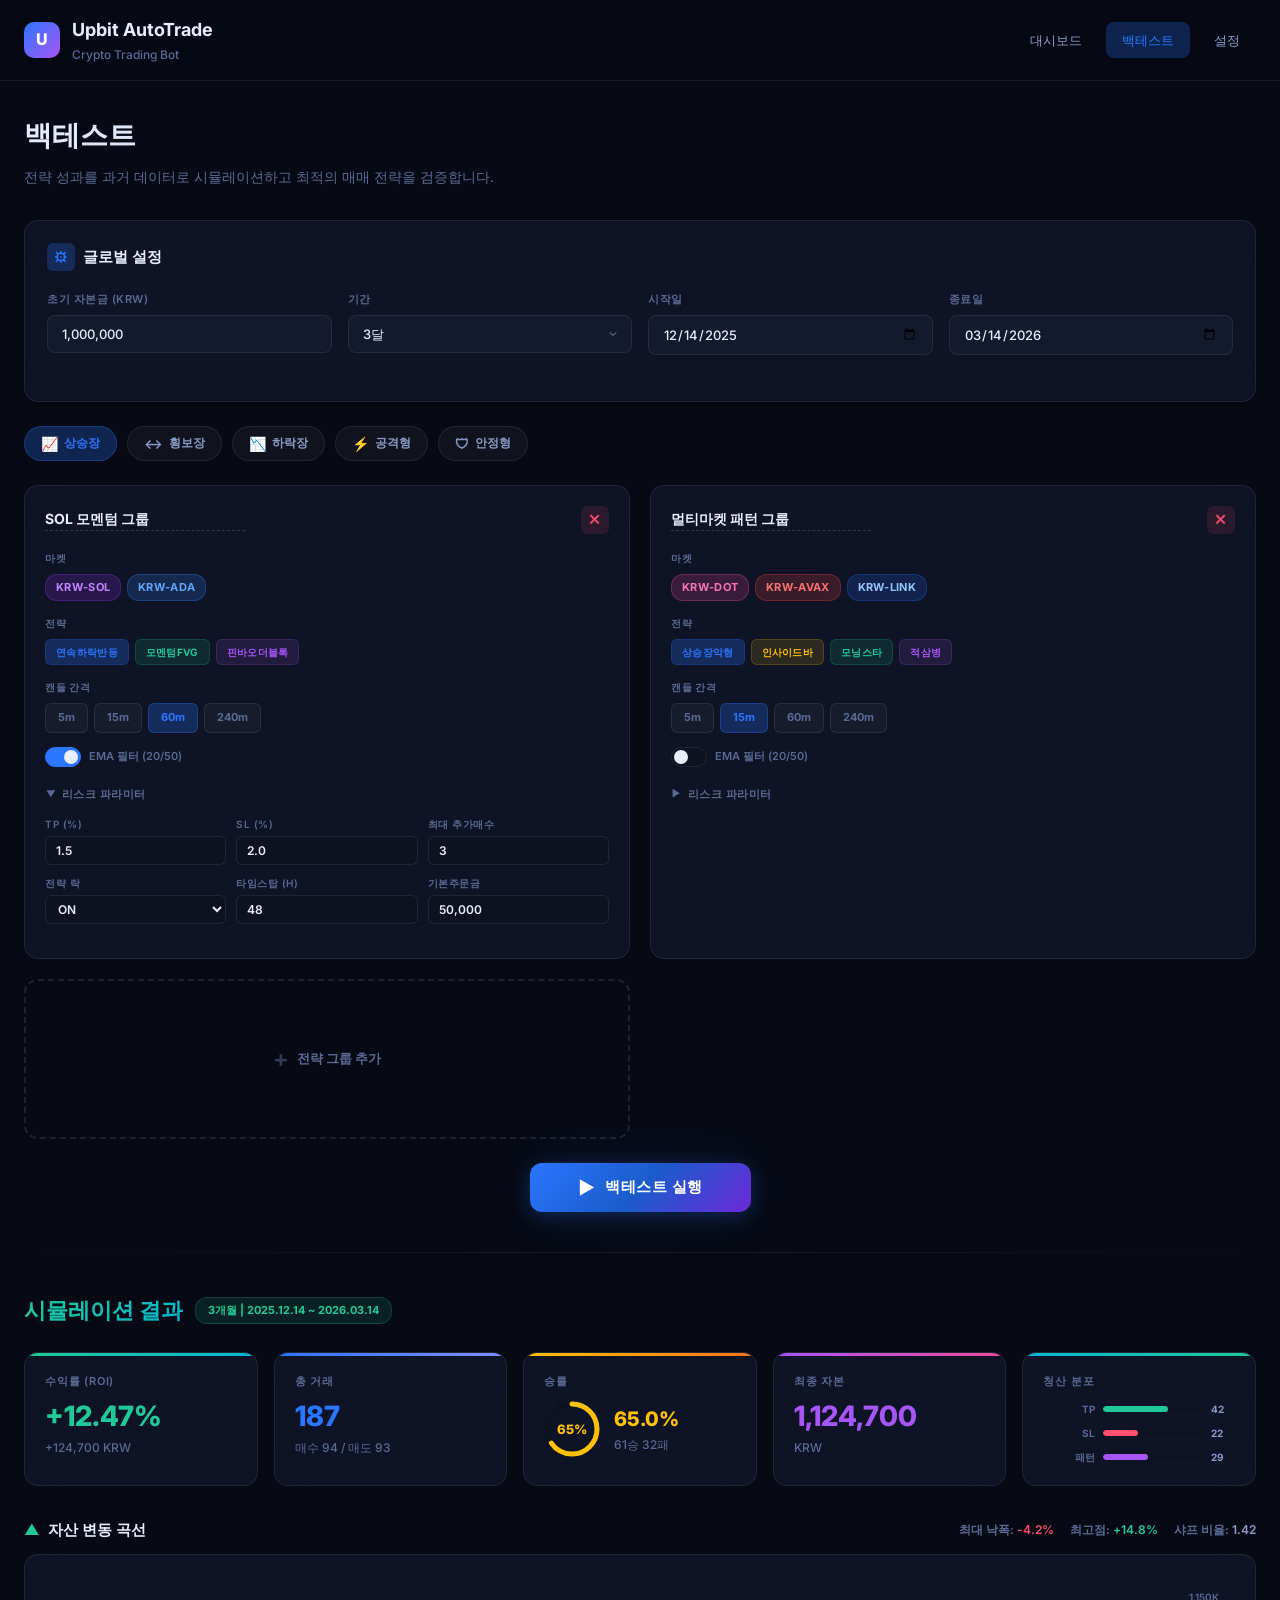
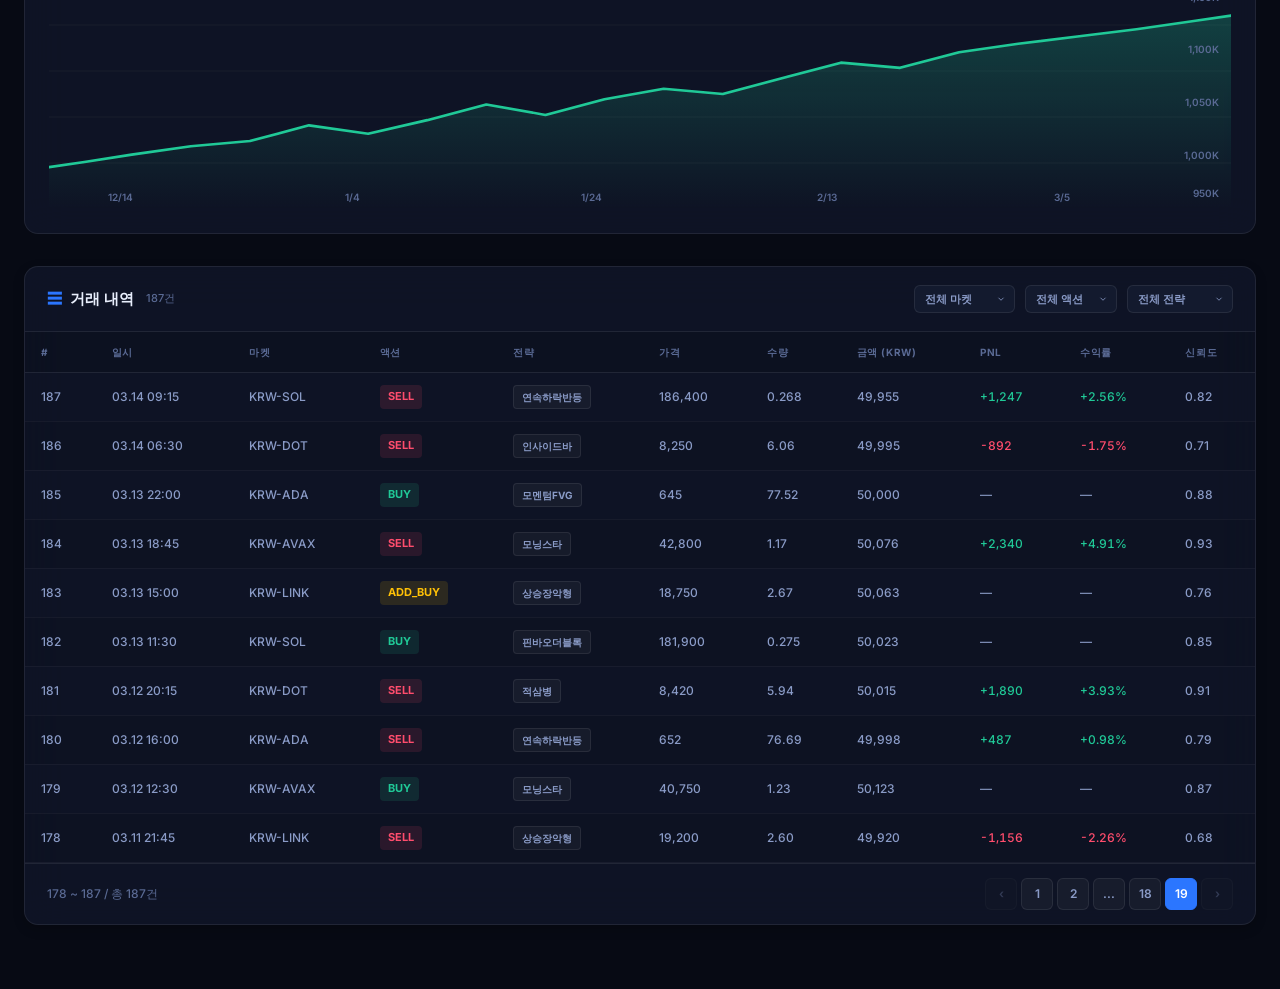
<file: src/main/resources/static/prototype/backtest.html>
<!DOCTYPE html>
<html lang="ko">
<head>
<meta charset="UTF-8">
<meta name="viewport" content="width=device-width, initial-scale=1.0">
<title>백테스트 - Upbit AutoTrade</title>
<link rel="preconnect" href="https://fonts.googleapis.com">
<link rel="preconnect" href="https://fonts.gstatic.com" crossorigin>
<link href="https://fonts.googleapis.com/css2?family=Inter:wght@400;500;600;700;800&display=swap" rel="stylesheet">
<style>
/* ===== CSS Variables ===== */
:root {
  --bg0: #070a14;
  --bg1: #0d1220;
  --bg2: #131a2e;
  --bg3: #1a2340;
  --card-bg: rgba(19, 26, 46, 0.65);
  --card-border: rgba(255, 255, 255, 0.08);
  --glass: rgba(255, 255, 255, 0.04);
  --glass-hover: rgba(255, 255, 255, 0.07);

  --text: #e8eefc;
  --text-secondary: #8a9bc7;
  --text-muted: #5a6a94;

  --primary: #2b76ff;
  --primary-glow: rgba(43, 118, 255, 0.25);
  --primary-dark: #1a5ccc;
  --success: #20c997;
  --success-bg: rgba(32, 201, 151, 0.12);
  --danger: #ff4d6d;
  --danger-bg: rgba(255, 77, 109, 0.12);
  --warning: #ffc107;
  --warning-bg: rgba(255, 193, 7, 0.12);
  --purple: #a855f7;
  --purple-bg: rgba(168, 85, 247, 0.12);
  --cyan: #06b6d4;
  --orange: #f97316;

  --radius: 14px;
  --radius-sm: 8px;
  --radius-xs: 6px;
  --pad: 22px;
  --shadow: 0 20px 50px rgba(0, 0, 0, 0.35);
  --shadow-sm: 0 4px 12px rgba(0, 0, 0, 0.2);
  --container: 1360px;
  --font: 'Inter', -apple-system, 'Segoe UI', sans-serif;
  --transition: 0.2s cubic-bezier(0.4, 0, 0.2, 1);
}

/* ===== Reset ===== */
*, *::before, *::after { box-sizing: border-box; margin: 0; padding: 0; }
html { height: 100%; -webkit-font-smoothing: antialiased; }
body {
  min-height: 100%;
  font-family: var(--font);
  background: var(--bg0);
  color: var(--text);
  line-height: 1.6;
}

/* ===== Scrollbar ===== */
::-webkit-scrollbar { width: 6px; height: 6px; }
::-webkit-scrollbar-track { background: transparent; }
::-webkit-scrollbar-thumb { background: rgba(255,255,255,0.12); border-radius: 3px; }
::-webkit-scrollbar-thumb:hover { background: rgba(255,255,255,0.2); }

/* ===== Layout ===== */
.container {
  max-width: var(--container);
  margin: 0 auto;
  padding: 0 24px;
}

/* ===== Header ===== */
.header {
  background: rgba(7, 10, 20, 0.85);
  backdrop-filter: blur(20px);
  border-bottom: 1px solid var(--card-border);
  padding: 16px 0;
  position: sticky;
  top: 0;
  z-index: 100;
}
.header-inner {
  display: flex;
  align-items: center;
  justify-content: space-between;
}
.header-brand {
  display: flex;
  align-items: center;
  gap: 12px;
}
.header-logo {
  width: 36px; height: 36px;
  background: linear-gradient(135deg, var(--primary), var(--purple));
  border-radius: 10px;
  display: flex; align-items: center; justify-content: center;
  font-weight: 800; font-size: 16px; color: #fff;
}
.header-title {
  font-size: 18px;
  font-weight: 700;
  color: var(--text);
}
.header-subtitle {
  font-size: 12px;
  color: var(--text-muted);
  font-weight: 500;
}
.header-nav {
  display: flex;
  gap: 8px;
}
.nav-link {
  padding: 8px 16px;
  border-radius: var(--radius-sm);
  color: var(--text-secondary);
  text-decoration: none;
  font-size: 13px;
  font-weight: 500;
  transition: var(--transition);
}
.nav-link:hover { background: var(--glass-hover); color: var(--text); }
.nav-link.active {
  background: var(--primary-glow);
  color: var(--primary);
}

/* ===== Page ===== */
.page { padding: 32px 0 64px; }
.page-title {
  font-size: 28px;
  font-weight: 800;
  margin-bottom: 8px;
  background: linear-gradient(135deg, var(--text), var(--text-secondary));
  -webkit-background-clip: text;
  -webkit-text-fill-color: transparent;
}
.page-desc {
  font-size: 14px;
  color: var(--text-muted);
  margin-bottom: 32px;
}

/* ===== Card ===== */
.card {
  background: var(--card-bg);
  backdrop-filter: blur(20px);
  border: 1px solid var(--card-border);
  border-radius: var(--radius);
  padding: var(--pad);
  box-shadow: var(--shadow-sm);
  transition: var(--transition);
}
.card:hover {
  border-color: rgba(255, 255, 255, 0.12);
}
.card-header {
  display: flex;
  align-items: center;
  justify-content: space-between;
  margin-bottom: 20px;
}
.card-title {
  font-size: 15px;
  font-weight: 700;
  color: var(--text);
  display: flex;
  align-items: center;
  gap: 8px;
}
.card-icon {
  width: 28px; height: 28px;
  border-radius: var(--radius-xs);
  display: flex; align-items: center; justify-content: center;
  font-size: 14px;
}

/* ===== Global Config Bar ===== */
.config-bar {
  display: grid;
  grid-template-columns: 1fr 1fr 1fr 1fr;
  gap: 16px;
  margin-bottom: 24px;
}
.config-field label {
  display: block;
  font-size: 11px;
  font-weight: 600;
  color: var(--text-muted);
  text-transform: uppercase;
  letter-spacing: 0.5px;
  margin-bottom: 6px;
}
.input, .select {
  width: 100%;
  padding: 10px 14px;
  background: var(--bg2);
  border: 1px solid var(--card-border);
  border-radius: var(--radius-sm);
  color: var(--text);
  font-family: var(--font);
  font-size: 13px;
  font-weight: 500;
  transition: var(--transition);
  outline: none;
}
.input:focus, .select:focus {
  border-color: var(--primary);
  box-shadow: 0 0 0 3px var(--primary-glow);
}
.select { cursor: pointer; appearance: none;
  background-image: url("data:image/svg+xml,%3Csvg xmlns='http://www.w3.org/2000/svg' width='12' height='12' viewBox='0 0 24 24' fill='none' stroke='%238a9bc7' stroke-width='2'%3E%3Cpolyline points='6 9 12 15 18 9'/%3E%3C/svg%3E");
  background-repeat: no-repeat;
  background-position: right 12px center;
  padding-right: 36px;
}

/* ===== Preset Bar ===== */
.preset-bar {
  display: flex;
  gap: 10px;
  margin-bottom: 24px;
  flex-wrap: wrap;
}
.preset-btn {
  display: flex;
  align-items: center;
  gap: 6px;
  padding: 8px 16px;
  background: var(--glass);
  border: 1px solid var(--card-border);
  border-radius: 20px;
  color: var(--text-secondary);
  font-family: var(--font);
  font-size: 12px;
  font-weight: 600;
  cursor: pointer;
  transition: var(--transition);
}
.preset-btn:hover {
  background: var(--glass-hover);
  color: var(--text);
  border-color: rgba(255,255,255,0.15);
}
.preset-btn.active {
  background: var(--primary-glow);
  border-color: rgba(43, 118, 255, 0.3);
  color: var(--primary);
}
.preset-icon { font-size: 14px; }

/* ===== Strategy Groups ===== */
.strategy-groups {
  display: grid;
  grid-template-columns: 1fr 1fr;
  gap: 20px;
  margin-bottom: 24px;
}
.group-card {
  background: var(--card-bg);
  backdrop-filter: blur(20px);
  border: 1px solid var(--card-border);
  border-radius: var(--radius);
  padding: 20px;
  position: relative;
  transition: var(--transition);
}
.group-card:hover {
  border-color: rgba(255,255,255,0.14);
}
.group-header {
  display: flex;
  align-items: center;
  justify-content: space-between;
  margin-bottom: 16px;
}
.group-name {
  font-size: 14px;
  font-weight: 700;
  color: var(--text);
  background: none;
  border: none;
  outline: none;
  font-family: var(--font);
  padding: 2px 0;
  border-bottom: 1px dashed rgba(255,255,255,0.15);
  width: 200px;
}
.group-name::placeholder { color: var(--text-muted); }
.group-delete {
  width: 28px; height: 28px;
  border-radius: 6px;
  background: var(--danger-bg);
  border: none;
  color: var(--danger);
  cursor: pointer;
  font-size: 14px;
  display: flex; align-items: center; justify-content: center;
  transition: var(--transition);
}
.group-delete:hover { background: rgba(255, 77, 109, 0.25); }

.group-section {
  margin-bottom: 14px;
}
.group-section-label {
  font-size: 10px;
  font-weight: 700;
  color: var(--text-muted);
  text-transform: uppercase;
  letter-spacing: 0.8px;
  margin-bottom: 8px;
}

/* Market chips */
.market-chips {
  display: flex;
  flex-wrap: wrap;
  gap: 6px;
}
.chip {
  padding: 4px 10px;
  border-radius: 12px;
  font-size: 11px;
  font-weight: 700;
  letter-spacing: 0.3px;
}
.chip-sol { background: rgba(147, 51, 234, 0.2); color: #c084fc; border: 1px solid rgba(147, 51, 234, 0.3); }
.chip-ada { background: rgba(59, 130, 246, 0.2); color: #60a5fa; border: 1px solid rgba(59, 130, 246, 0.3); }
.chip-xrp { background: rgba(6, 182, 212, 0.2); color: #22d3ee; border: 1px solid rgba(6, 182, 212, 0.3); }
.chip-dot { background: rgba(236, 72, 153, 0.2); color: #f472b6; border: 1px solid rgba(236, 72, 153, 0.3); }
.chip-matic { background: rgba(139, 92, 246, 0.2); color: #a78bfa; border: 1px solid rgba(139, 92, 246, 0.3); }
.chip-avax { background: rgba(239, 68, 68, 0.2); color: #f87171; border: 1px solid rgba(239, 68, 68, 0.3); }
.chip-link { background: rgba(37, 99, 235, 0.2); color: #93c5fd; border: 1px solid rgba(37, 99, 235, 0.3); }

/* Strategy badges */
.strategy-badges {
  display: flex;
  flex-wrap: wrap;
  gap: 6px;
}
.badge {
  padding: 4px 10px;
  border-radius: 6px;
  font-size: 10px;
  font-weight: 700;
  letter-spacing: 0.3px;
  background: var(--glass);
  border: 1px solid var(--card-border);
  color: var(--text-secondary);
}
.badge-active { background: var(--primary-glow); border-color: rgba(43,118,255,0.2); color: var(--primary); }
.badge-green { background: var(--success-bg); border-color: rgba(32,201,151,0.2); color: var(--success); }
.badge-purple { background: var(--purple-bg); border-color: rgba(168,85,247,0.2); color: var(--purple); }
.badge-orange { background: var(--warning-bg); border-color: rgba(255,193,7,0.2); color: var(--warning); }

/* Params grid */
.params-grid {
  display: grid;
  grid-template-columns: repeat(3, 1fr);
  gap: 10px;
}
.param-item {
  display: flex;
  flex-direction: column;
  gap: 4px;
}
.param-label {
  font-size: 10px;
  font-weight: 600;
  color: var(--text-muted);
  text-transform: uppercase;
  letter-spacing: 0.5px;
}
.param-input {
  padding: 6px 10px;
  background: var(--bg1);
  border: 1px solid var(--card-border);
  border-radius: var(--radius-xs);
  color: var(--text);
  font-family: var(--font);
  font-size: 12px;
  font-weight: 600;
  outline: none;
  transition: var(--transition);
  width: 100%;
}
.param-input:focus {
  border-color: var(--primary);
  box-shadow: 0 0 0 2px var(--primary-glow);
}

/* Interval pills */
.interval-pills {
  display: flex;
  gap: 6px;
}
.interval-pill {
  padding: 5px 12px;
  border-radius: 6px;
  font-size: 11px;
  font-weight: 700;
  background: var(--glass);
  border: 1px solid var(--card-border);
  color: var(--text-muted);
  cursor: pointer;
  transition: var(--transition);
}
.interval-pill.active {
  background: var(--primary-glow);
  border-color: rgba(43,118,255,0.3);
  color: var(--primary);
}
.interval-pill:hover:not(.active) {
  background: var(--glass-hover);
  color: var(--text-secondary);
}

/* EMA toggle */
.ema-toggle {
  display: flex;
  align-items: center;
  gap: 8px;
}
.toggle-switch {
  width: 36px; height: 20px;
  background: var(--bg1);
  border: 1px solid var(--card-border);
  border-radius: 10px;
  position: relative;
  cursor: pointer;
  transition: var(--transition);
}
.toggle-switch.active {
  background: var(--primary);
  border-color: var(--primary);
}
.toggle-switch::after {
  content: '';
  width: 14px; height: 14px;
  background: var(--text);
  border-radius: 50%;
  position: absolute;
  top: 2px; left: 2px;
  transition: var(--transition);
}
.toggle-switch.active::after {
  left: 18px;
}
.toggle-label {
  font-size: 11px;
  font-weight: 600;
  color: var(--text-muted);
}

/* Collapsible */
.collapse-toggle {
  display: flex;
  align-items: center;
  gap: 6px;
  font-size: 11px;
  font-weight: 700;
  color: var(--text-muted);
  cursor: pointer;
  padding: 6px 0;
  user-select: none;
  border: none;
  background: none;
  text-transform: uppercase;
  letter-spacing: 0.5px;
  transition: var(--transition);
}
.collapse-toggle:hover { color: var(--text-secondary); }
.collapse-arrow { transition: var(--transition); display: inline-block; font-size: 10px; }
.collapse-arrow.open { transform: rotate(90deg); }
.collapse-content { overflow: hidden; transition: max-height 0.3s ease; }
.collapse-content.collapsed { max-height: 0; }
.collapse-content.expanded { max-height: 400px; }

/* Add group button */
.add-group-btn {
  display: flex;
  align-items: center;
  justify-content: center;
  gap: 8px;
  padding: 14px;
  border: 2px dashed rgba(255,255,255,0.1);
  border-radius: var(--radius);
  background: none;
  color: var(--text-muted);
  font-family: var(--font);
  font-size: 13px;
  font-weight: 600;
  cursor: pointer;
  transition: var(--transition);
  min-height: 160px;
}
.add-group-btn:hover {
  border-color: rgba(43,118,255,0.3);
  color: var(--primary);
  background: rgba(43,118,255,0.04);
}

/* ===== Run Button ===== */
.run-section {
  display: flex;
  align-items: center;
  justify-content: center;
  gap: 16px;
  margin-bottom: 40px;
}
.run-btn {
  padding: 14px 48px;
  background: linear-gradient(135deg, var(--primary), #1a5ccc, #6d28d9);
  border: none;
  border-radius: 12px;
  color: #fff;
  font-family: var(--font);
  font-size: 15px;
  font-weight: 700;
  cursor: pointer;
  transition: var(--transition);
  box-shadow: 0 4px 20px var(--primary-glow), 0 0 60px rgba(43, 118, 255, 0.1);
  letter-spacing: 0.5px;
  display: flex;
  align-items: center;
  gap: 10px;
}
.run-btn:hover {
  transform: translateY(-2px);
  box-shadow: 0 8px 30px var(--primary-glow), 0 0 80px rgba(43, 118, 255, 0.15);
}
.run-btn:active { transform: translateY(0); }
.run-icon { font-size: 18px; }

/* ===== Divider ===== */
.section-divider {
  height: 1px;
  background: linear-gradient(90deg, transparent, var(--card-border), transparent);
  margin: 40px 0;
}

/* ===== KPI Cards ===== */
.kpi-grid {
  display: grid;
  grid-template-columns: repeat(5, 1fr);
  gap: 16px;
  margin-bottom: 32px;
}
.kpi-card {
  background: var(--card-bg);
  backdrop-filter: blur(20px);
  border: 1px solid var(--card-border);
  border-radius: var(--radius);
  padding: 20px;
  position: relative;
  overflow: hidden;
  transition: var(--transition);
}
.kpi-card:hover { border-color: rgba(255,255,255,0.14); transform: translateY(-2px); }
.kpi-card::before {
  content: '';
  position: absolute;
  top: 0; left: 0;
  width: 100%; height: 3px;
}
.kpi-card.roi::before { background: linear-gradient(90deg, var(--success), #06b6d4); }
.kpi-card.trades::before { background: linear-gradient(90deg, var(--primary), #818cf8); }
.kpi-card.winrate::before { background: linear-gradient(90deg, var(--warning), var(--orange)); }
.kpi-card.capital::before { background: linear-gradient(90deg, var(--purple), #ec4899); }
.kpi-card.dist::before { background: linear-gradient(90deg, var(--cyan), var(--success)); }

.kpi-label {
  font-size: 11px;
  font-weight: 600;
  color: var(--text-muted);
  text-transform: uppercase;
  letter-spacing: 0.8px;
  margin-bottom: 10px;
}
.kpi-value {
  font-size: 28px;
  font-weight: 800;
  line-height: 1.1;
  margin-bottom: 6px;
}
.kpi-value.positive { color: var(--success); }
.kpi-value.negative { color: var(--danger); }
.kpi-sub {
  font-size: 12px;
  color: var(--text-muted);
  font-weight: 500;
}

/* Win rate circular progress */
.winrate-circle {
  display: flex;
  align-items: center;
  gap: 14px;
}
.circle-progress {
  width: 56px; height: 56px;
  position: relative;
}
.circle-progress svg {
  width: 56px; height: 56px;
  transform: rotate(-90deg);
}
.circle-bg { fill: none; stroke: var(--bg1); stroke-width: 5; }
.circle-fg { fill: none; stroke: var(--warning); stroke-width: 5; stroke-linecap: round;
  stroke-dasharray: 157; transition: stroke-dashoffset 0.6s ease; }
.circle-text {
  position: absolute;
  top: 50%; left: 50%;
  transform: translate(-50%, -50%);
  font-size: 13px;
  font-weight: 800;
  color: var(--warning);
}

/* Distribution mini bars */
.dist-bars {
  display: flex;
  flex-direction: column;
  gap: 8px;
  margin-top: 8px;
}
.dist-row {
  display: flex;
  align-items: center;
  gap: 8px;
}
.dist-label {
  font-size: 10px;
  font-weight: 700;
  color: var(--text-muted);
  width: 52px;
  text-align: right;
}
.dist-bar-bg {
  flex: 1;
  height: 6px;
  background: var(--bg1);
  border-radius: 3px;
  overflow: hidden;
}
.dist-bar-fill {
  height: 100%;
  border-radius: 3px;
  transition: width 0.6s ease;
}
.dist-bar-fill.tp { background: var(--success); }
.dist-bar-fill.sl { background: var(--danger); }
.dist-bar-fill.pattern { background: var(--purple); }
.dist-count {
  font-size: 10px;
  font-weight: 700;
  color: var(--text-secondary);
  width: 24px;
}

/* ===== Equity Curve ===== */
.equity-section {
  margin-bottom: 32px;
}
.equity-chart {
  background: var(--card-bg);
  backdrop-filter: blur(20px);
  border: 1px solid var(--card-border);
  border-radius: var(--radius);
  padding: 24px;
  height: 280px;
  position: relative;
  overflow: hidden;
}
.equity-chart-placeholder {
  width: 100%;
  height: 100%;
  position: relative;
}
.equity-svg {
  width: 100%;
  height: 100%;
}
.equity-grid-line {
  stroke: rgba(255,255,255,0.04);
  stroke-width: 1;
}
.equity-line {
  fill: none;
  stroke: var(--success);
  stroke-width: 2.5;
  stroke-linecap: round;
  stroke-linejoin: round;
}
.equity-area {
  fill: url(#equityGradient);
}
.equity-labels {
  position: absolute;
  top: 0; left: 0;
  width: 100%; height: 100%;
  pointer-events: none;
}
.equity-y-label {
  position: absolute;
  right: 12px;
  font-size: 10px;
  font-weight: 600;
  color: var(--text-muted);
}
.equity-x-label {
  position: absolute;
  bottom: 4px;
  font-size: 10px;
  font-weight: 600;
  color: var(--text-muted);
}

/* ===== Trade Log Table ===== */
.table-section .card { padding: 0; overflow: hidden; }
.table-header {
  display: flex;
  align-items: center;
  justify-content: space-between;
  padding: 18px 22px;
  border-bottom: 1px solid var(--card-border);
}
.table-title {
  font-size: 15px;
  font-weight: 700;
  display: flex;
  align-items: center;
  gap: 8px;
}
.table-filters {
  display: flex;
  gap: 10px;
}
.filter-select {
  padding: 6px 28px 6px 10px;
  background: var(--bg2);
  border: 1px solid var(--card-border);
  border-radius: var(--radius-xs);
  color: var(--text-secondary);
  font-family: var(--font);
  font-size: 11px;
  font-weight: 600;
  outline: none;
  cursor: pointer;
  appearance: none;
  background-image: url("data:image/svg+xml,%3Csvg xmlns='http://www.w3.org/2000/svg' width='10' height='10' viewBox='0 0 24 24' fill='none' stroke='%238a9bc7' stroke-width='2'%3E%3Cpolyline points='6 9 12 15 18 9'/%3E%3C/svg%3E");
  background-repeat: no-repeat;
  background-position: right 8px center;
}
.filter-select:focus { border-color: var(--primary); }

.trade-table {
  width: 100%;
  border-collapse: collapse;
}
.trade-table thead th {
  padding: 12px 16px;
  text-align: left;
  font-size: 10px;
  font-weight: 700;
  color: var(--text-muted);
  text-transform: uppercase;
  letter-spacing: 0.8px;
  background: rgba(0,0,0,0.15);
  border-bottom: 1px solid var(--card-border);
  white-space: nowrap;
}
.trade-table tbody tr {
  border-bottom: 1px solid rgba(255,255,255,0.04);
  transition: var(--transition);
}
.trade-table tbody tr:hover {
  background: rgba(255,255,255,0.02);
}
.trade-table tbody tr:nth-child(even) {
  background: rgba(0,0,0,0.08);
}
.trade-table tbody tr:nth-child(even):hover {
  background: rgba(255,255,255,0.03);
}
.trade-table td {
  padding: 12px 16px;
  font-size: 12px;
  font-weight: 500;
  color: var(--text-secondary);
  white-space: nowrap;
}
.td-market {
  font-weight: 700;
  color: var(--text);
}
.td-action {
  font-weight: 700;
  font-size: 11px;
  padding: 3px 8px;
  border-radius: 4px;
  display: inline-block;
}
.td-action.buy { background: var(--success-bg); color: var(--success); }
.td-action.sell { background: var(--danger-bg); color: var(--danger); }
.td-action.add-buy { background: var(--warning-bg); color: var(--warning); }

.td-pnl { font-weight: 700; font-variant-numeric: tabular-nums; }
.td-pnl.positive { color: var(--success); }
.td-pnl.negative { color: var(--danger); }

.td-strategy-badge {
  display: inline-block;
  padding: 3px 8px;
  border-radius: 4px;
  font-size: 10px;
  font-weight: 700;
  background: var(--glass);
  border: 1px solid var(--card-border);
  color: var(--text-secondary);
}

/* Pagination */
.table-footer {
  display: flex;
  align-items: center;
  justify-content: space-between;
  padding: 14px 22px;
  border-top: 1px solid var(--card-border);
}
.page-info {
  font-size: 12px;
  color: var(--text-muted);
  font-weight: 500;
}
.pagination {
  display: flex;
  gap: 4px;
}
.page-btn {
  width: 32px; height: 32px;
  display: flex; align-items: center; justify-content: center;
  border-radius: var(--radius-xs);
  background: var(--glass);
  border: 1px solid var(--card-border);
  color: var(--text-secondary);
  font-family: var(--font);
  font-size: 12px;
  font-weight: 600;
  cursor: pointer;
  transition: var(--transition);
}
.page-btn:hover { background: var(--glass-hover); color: var(--text); }
.page-btn.active {
  background: var(--primary);
  border-color: var(--primary);
  color: #fff;
}
.page-btn:disabled {
  opacity: 0.3;
  cursor: not-allowed;
}

/* ===== Responsive ===== */
@media (max-width: 1200px) {
  .kpi-grid { grid-template-columns: repeat(3, 1fr); }
  .strategy-groups { grid-template-columns: 1fr; }
}
@media (max-width: 900px) {
  .config-bar { grid-template-columns: 1fr 1fr; }
  .kpi-grid { grid-template-columns: repeat(2, 1fr); }
}
@media (max-width: 600px) {
  .config-bar { grid-template-columns: 1fr; }
  .kpi-grid { grid-template-columns: 1fr; }
  .header-nav { display: none; }
  .params-grid { grid-template-columns: 1fr 1fr; }
}

/* ===== Animations ===== */
@keyframes fadeInUp {
  from { opacity: 0; transform: translateY(16px); }
  to { opacity: 1; transform: translateY(0); }
}
.animate-in {
  animation: fadeInUp 0.4s ease-out both;
}
.animate-in:nth-child(1) { animation-delay: 0s; }
.animate-in:nth-child(2) { animation-delay: 0.05s; }
.animate-in:nth-child(3) { animation-delay: 0.1s; }
.animate-in:nth-child(4) { animation-delay: 0.15s; }
.animate-in:nth-child(5) { animation-delay: 0.2s; }

/* Results section label */
.results-header {
  display: flex;
  align-items: center;
  gap: 12px;
  margin-bottom: 24px;
}
.results-title {
  font-size: 22px;
  font-weight: 800;
  background: linear-gradient(135deg, var(--success), var(--cyan));
  -webkit-background-clip: text;
  -webkit-text-fill-color: transparent;
}
.results-badge {
  padding: 4px 12px;
  border-radius: 12px;
  font-size: 11px;
  font-weight: 700;
  background: var(--success-bg);
  color: var(--success);
  border: 1px solid rgba(32,201,151,0.2);
}

/* Equity header */
.equity-header {
  display: flex;
  align-items: center;
  justify-content: space-between;
  margin-bottom: 12px;
}
.equity-title {
  font-size: 15px;
  font-weight: 700;
  color: var(--text);
  display: flex;
  align-items: center;
  gap: 8px;
}
.equity-meta {
  display: flex;
  gap: 16px;
}
.equity-stat {
  font-size: 12px;
  font-weight: 600;
  color: var(--text-muted);
}
.equity-stat span { color: var(--text-secondary); }
</style>
</head>
<body>

<!-- ===== Header ===== -->
<header class="header">
  <div class="container header-inner">
    <div class="header-brand">
      <div class="header-logo">U</div>
      <div>
        <div class="header-title">Upbit AutoTrade</div>
        <div class="header-subtitle">Crypto Trading Bot</div>
      </div>
    </div>
    <nav class="header-nav">
      <a href="#" class="nav-link">대시보드</a>
      <a href="#" class="nav-link active">백테스트</a>
      <a href="#" class="nav-link">설정</a>
    </nav>
  </div>
</header>

<!-- ===== Page ===== -->
<main class="page">
  <div class="container">
    <h1 class="page-title">백테스트</h1>
    <p class="page-desc">전략 성과를 과거 데이터로 시뮬레이션하고 최적의 매매 전략을 검증합니다.</p>

    <!-- ===== Global Config Bar ===== -->
    <div class="card" style="margin-bottom: 24px;">
      <div class="card-header">
        <div class="card-title">
          <div class="card-icon" style="background: var(--primary-glow); color: var(--primary);">&#9881;</div>
          글로벌 설정
        </div>
      </div>
      <div class="config-bar">
        <div class="config-field">
          <label>초기 자본금 (KRW)</label>
          <input type="text" class="input" value="1,000,000" />
        </div>
        <div class="config-field">
          <label>기간</label>
          <select class="select">
            <option>1주</option>
            <option>1달</option>
            <option selected>3달</option>
            <option>6달</option>
            <option>1년</option>
          </select>
        </div>
        <div class="config-field">
          <label>시작일</label>
          <input type="date" class="input" value="2025-12-14" />
        </div>
        <div class="config-field">
          <label>종료일</label>
          <input type="date" class="input" value="2026-03-14" />
        </div>
      </div>
    </div>

    <!-- ===== Preset Bar ===== -->
    <div class="preset-bar">
      <button class="preset-btn active">
        <span class="preset-icon">&#x1F4C8;</span> 상승장
      </button>
      <button class="preset-btn">
        <span class="preset-icon">&#x2194;</span> 횡보장
      </button>
      <button class="preset-btn">
        <span class="preset-icon">&#x1F4C9;</span> 하락장
      </button>
      <button class="preset-btn">
        <span class="preset-icon">&#x26A1;</span> 공격형
      </button>
      <button class="preset-btn">
        <span class="preset-icon">&#x1F6E1;</span> 안정형
      </button>
    </div>

    <!-- ===== Strategy Groups ===== -->
    <div class="strategy-groups">

      <!-- Group 1 -->
      <div class="group-card animate-in">
        <div class="group-header">
          <input type="text" class="group-name" value="SOL 모멘텀 그룹" />
          <button class="group-delete">&#10005;</button>
        </div>

        <div class="group-section">
          <div class="group-section-label">마켓</div>
          <div class="market-chips">
            <span class="chip chip-sol">KRW-SOL</span>
            <span class="chip chip-ada">KRW-ADA</span>
          </div>
        </div>

        <div class="group-section">
          <div class="group-section-label">전략</div>
          <div class="strategy-badges">
            <span class="badge badge-active">연속하락반등</span>
            <span class="badge badge-green">모멘텀FVG</span>
            <span class="badge badge-purple">핀바오더블록</span>
          </div>
        </div>

        <div class="group-section">
          <div class="group-section-label">캔들 간격</div>
          <div class="interval-pills">
            <span class="interval-pill">5m</span>
            <span class="interval-pill">15m</span>
            <span class="interval-pill active">60m</span>
            <span class="interval-pill">240m</span>
          </div>
        </div>

        <div class="group-section">
          <div class="ema-toggle">
            <div class="toggle-switch active"></div>
            <span class="toggle-label">EMA 필터 (20/50)</span>
          </div>
        </div>

        <div class="group-section">
          <button class="collapse-toggle" onclick="toggleCollapse(this)">
            <span class="collapse-arrow open">&#9654;</span> 리스크 파라미터
          </button>
          <div class="collapse-content expanded">
            <div class="params-grid" style="margin-top:8px;">
              <div class="param-item">
                <span class="param-label">TP (%)</span>
                <input type="text" class="param-input" value="1.5" />
              </div>
              <div class="param-item">
                <span class="param-label">SL (%)</span>
                <input type="text" class="param-input" value="2.0" />
              </div>
              <div class="param-item">
                <span class="param-label">최대 추가매수</span>
                <input type="text" class="param-input" value="3" />
              </div>
              <div class="param-item">
                <span class="param-label">전략 락</span>
                <select class="param-input" style="appearance:auto; padding:5px 8px;">
                  <option selected>ON</option>
                  <option>OFF</option>
                </select>
              </div>
              <div class="param-item">
                <span class="param-label">타임스탑 (H)</span>
                <input type="text" class="param-input" value="48" />
              </div>
              <div class="param-item">
                <span class="param-label">기본주문금</span>
                <input type="text" class="param-input" value="50,000" />
              </div>
            </div>
          </div>
        </div>
      </div>

      <!-- Group 2 -->
      <div class="group-card animate-in">
        <div class="group-header">
          <input type="text" class="group-name" value="멀티마켓 패턴 그룹" />
          <button class="group-delete">&#10005;</button>
        </div>

        <div class="group-section">
          <div class="group-section-label">마켓</div>
          <div class="market-chips">
            <span class="chip chip-dot">KRW-DOT</span>
            <span class="chip chip-avax">KRW-AVAX</span>
            <span class="chip chip-link">KRW-LINK</span>
          </div>
        </div>

        <div class="group-section">
          <div class="group-section-label">전략</div>
          <div class="strategy-badges">
            <span class="badge badge-active">상승장악형</span>
            <span class="badge badge-orange">인사이드바</span>
            <span class="badge badge-green">모닝스타</span>
            <span class="badge badge-purple">적삼병</span>
          </div>
        </div>

        <div class="group-section">
          <div class="group-section-label">캔들 간격</div>
          <div class="interval-pills">
            <span class="interval-pill">5m</span>
            <span class="interval-pill active">15m</span>
            <span class="interval-pill">60m</span>
            <span class="interval-pill">240m</span>
          </div>
        </div>

        <div class="group-section">
          <div class="ema-toggle">
            <div class="toggle-switch"></div>
            <span class="toggle-label">EMA 필터 (20/50)</span>
          </div>
        </div>

        <div class="group-section">
          <button class="collapse-toggle" onclick="toggleCollapse(this)">
            <span class="collapse-arrow">&#9654;</span> 리스크 파라미터
          </button>
          <div class="collapse-content collapsed">
            <div class="params-grid" style="margin-top:8px;">
              <div class="param-item">
                <span class="param-label">TP (%)</span>
                <input type="text" class="param-input" value="1.0" />
              </div>
              <div class="param-item">
                <span class="param-label">SL (%)</span>
                <input type="text" class="param-input" value="1.5" />
              </div>
              <div class="param-item">
                <span class="param-label">최대 추가매수</span>
                <input type="text" class="param-input" value="2" />
              </div>
              <div class="param-item">
                <span class="param-label">전략 락</span>
                <select class="param-input" style="appearance:auto; padding:5px 8px;">
                  <option>ON</option>
                  <option selected>OFF</option>
                </select>
              </div>
              <div class="param-item">
                <span class="param-label">타임스탑 (H)</span>
                <input type="text" class="param-input" value="24" />
              </div>
              <div class="param-item">
                <span class="param-label">기본주문금</span>
                <input type="text" class="param-input" value="30,000" />
              </div>
            </div>
          </div>
        </div>
      </div>

      <!-- Add Group Button -->
      <button class="add-group-btn">
        <span style="font-size:24px; opacity:0.5;">+</span>
        전략 그룹 추가
      </button>
    </div>

    <!-- ===== Run Button ===== -->
    <div class="run-section">
      <button class="run-btn">
        <span class="run-icon">&#9654;</span>
        백테스트 실행
      </button>
    </div>

    <!-- ===== Divider ===== -->
    <div class="section-divider"></div>

    <!-- ===== Results Section ===== -->
    <div class="results-header">
      <h2 class="results-title">시뮬레이션 결과</h2>
      <span class="results-badge">3개월 | 2025.12.14 ~ 2026.03.14</span>
    </div>

    <!-- ===== KPI Cards ===== -->
    <div class="kpi-grid">
      <div class="kpi-card roi animate-in">
        <div class="kpi-label">수익률 (ROI)</div>
        <div class="kpi-value positive">+12.47%</div>
        <div class="kpi-sub">+124,700 KRW</div>
      </div>

      <div class="kpi-card trades animate-in">
        <div class="kpi-label">총 거래</div>
        <div class="kpi-value" style="color: var(--primary);">187</div>
        <div class="kpi-sub">매수 94 / 매도 93</div>
      </div>

      <div class="kpi-card winrate animate-in">
        <div class="kpi-label">승률</div>
        <div class="winrate-circle">
          <div class="circle-progress">
            <svg viewBox="0 0 56 56">
              <circle class="circle-bg" cx="28" cy="28" r="25" />
              <circle class="circle-fg" cx="28" cy="28" r="25"
                      style="stroke-dashoffset: 54.95;" />
            </svg>
            <span class="circle-text">65%</span>
          </div>
          <div>
            <div style="font-size:20px; font-weight:800; color:var(--warning);">65.0%</div>
            <div class="kpi-sub">61승 32패</div>
          </div>
        </div>
      </div>

      <div class="kpi-card capital animate-in">
        <div class="kpi-label">최종 자본</div>
        <div class="kpi-value" style="color: var(--purple);">1,124,700</div>
        <div class="kpi-sub">KRW</div>
      </div>

      <div class="kpi-card dist animate-in">
        <div class="kpi-label">청산 분포</div>
        <div class="dist-bars">
          <div class="dist-row">
            <span class="dist-label">TP</span>
            <div class="dist-bar-bg"><div class="dist-bar-fill tp" style="width:65%"></div></div>
            <span class="dist-count">42</span>
          </div>
          <div class="dist-row">
            <span class="dist-label">SL</span>
            <div class="dist-bar-bg"><div class="dist-bar-fill sl" style="width:35%"></div></div>
            <span class="dist-count">22</span>
          </div>
          <div class="dist-row">
            <span class="dist-label">패턴</span>
            <div class="dist-bar-bg"><div class="dist-bar-fill pattern" style="width:45%"></div></div>
            <span class="dist-count">29</span>
          </div>
        </div>
      </div>
    </div>

    <!-- ===== Equity Curve ===== -->
    <div class="equity-section">
      <div class="equity-header">
        <div class="equity-title">
          <span style="color: var(--success);">&#9650;</span> 자산 변동 곡선
        </div>
        <div class="equity-meta">
          <span class="equity-stat">최대 낙폭: <span style="color:var(--danger);">-4.2%</span></span>
          <span class="equity-stat">최고점: <span style="color:var(--success);">+14.8%</span></span>
          <span class="equity-stat">샤프 비율: <span>1.42</span></span>
        </div>
      </div>
      <div class="equity-chart">
        <div class="equity-chart-placeholder">
          <svg class="equity-svg" viewBox="0 0 1000 220" preserveAspectRatio="none">
            <defs>
              <linearGradient id="equityGradient" x1="0" y1="0" x2="0" y2="1">
                <stop offset="0%" stop-color="rgba(32, 201, 151, 0.25)" />
                <stop offset="100%" stop-color="rgba(32, 201, 151, 0.0)" />
              </linearGradient>
            </defs>
            <!-- Grid lines -->
            <line class="equity-grid-line" x1="0" y1="44" x2="1000" y2="44" />
            <line class="equity-grid-line" x1="0" y1="88" x2="1000" y2="88" />
            <line class="equity-grid-line" x1="0" y1="132" x2="1000" y2="132" />
            <line class="equity-grid-line" x1="0" y1="176" x2="1000" y2="176" />
            <!-- Area -->
            <path class="equity-area" d="M0,180 L30,175 70,168 120,160 170,155 220,140 270,148 320,135 370,120 420,130 470,115 520,105 570,110 620,95 670,80 720,85 770,70 820,62 870,55 920,48 970,40 1000,35 L1000,220 L0,220 Z" />
            <!-- Line -->
            <path class="equity-line" d="M0,180 L30,175 70,168 120,160 170,155 220,140 270,148 320,135 370,120 420,130 470,115 520,105 570,110 620,95 670,80 720,85 770,70 820,62 870,55 920,48 970,40 1000,35" />
          </svg>
          <div class="equity-labels">
            <span class="equity-y-label" style="top: 10px;">1,150K</span>
            <span class="equity-y-label" style="top: 27%;">1,100K</span>
            <span class="equity-y-label" style="top: 50%;">1,050K</span>
            <span class="equity-y-label" style="top: 73%;">1,000K</span>
            <span class="equity-y-label" style="bottom: 8px;">950K</span>
            <span class="equity-x-label" style="left: 5%;">12/14</span>
            <span class="equity-x-label" style="left: 25%;">1/4</span>
            <span class="equity-x-label" style="left: 45%;">1/24</span>
            <span class="equity-x-label" style="left: 65%;">2/13</span>
            <span class="equity-x-label" style="left: 85%;">3/5</span>
          </div>
        </div>
      </div>
    </div>

    <!-- ===== Trade Log Table ===== -->
    <div class="table-section">
      <div class="card">
        <div class="table-header">
          <div class="table-title">
            <span style="color: var(--primary);">&#9776;</span>
            거래 내역
            <span style="font-size:11px; color:var(--text-muted); font-weight:500; margin-left:4px;">187건</span>
          </div>
          <div class="table-filters">
            <select class="filter-select">
              <option>전체 마켓</option>
              <option>KRW-SOL</option>
              <option>KRW-ADA</option>
              <option>KRW-DOT</option>
              <option>KRW-AVAX</option>
              <option>KRW-LINK</option>
            </select>
            <select class="filter-select">
              <option>전체 액션</option>
              <option>BUY</option>
              <option>SELL</option>
              <option>ADD_BUY</option>
            </select>
            <select class="filter-select">
              <option>전체 전략</option>
              <option>연속하락반등</option>
              <option>모멘텀FVG</option>
              <option>핀바오더블록</option>
              <option>상승장악형</option>
              <option>인사이드바</option>
              <option>모닝스타</option>
            </select>
          </div>
        </div>
        <div style="overflow-x: auto;">
          <table class="trade-table">
            <thead>
              <tr>
                <th>#</th>
                <th>일시</th>
                <th>마켓</th>
                <th>액션</th>
                <th>전략</th>
                <th>가격</th>
                <th>수량</th>
                <th>금액 (KRW)</th>
                <th>PnL</th>
                <th>수익률</th>
                <th>신뢰도</th>
              </tr>
            </thead>
            <tbody>
              <tr>
                <td>187</td>
                <td>03.14 09:15</td>
                <td class="td-market">KRW-SOL</td>
                <td><span class="td-action sell">SELL</span></td>
                <td><span class="td-strategy-badge">연속하락반등</span></td>
                <td>186,400</td>
                <td>0.268</td>
                <td>49,955</td>
                <td class="td-pnl positive">+1,247</td>
                <td class="td-pnl positive">+2.56%</td>
                <td>0.82</td>
              </tr>
              <tr>
                <td>186</td>
                <td>03.14 06:30</td>
                <td class="td-market">KRW-DOT</td>
                <td><span class="td-action sell">SELL</span></td>
                <td><span class="td-strategy-badge">인사이드바</span></td>
                <td>8,250</td>
                <td>6.06</td>
                <td>49,995</td>
                <td class="td-pnl negative">-892</td>
                <td class="td-pnl negative">-1.75%</td>
                <td>0.71</td>
              </tr>
              <tr>
                <td>185</td>
                <td>03.13 22:00</td>
                <td class="td-market">KRW-ADA</td>
                <td><span class="td-action buy">BUY</span></td>
                <td><span class="td-strategy-badge">모멘텀FVG</span></td>
                <td>645</td>
                <td>77.52</td>
                <td>50,000</td>
                <td class="td-pnl">&#8212;</td>
                <td class="td-pnl">&#8212;</td>
                <td>0.88</td>
              </tr>
              <tr>
                <td>184</td>
                <td>03.13 18:45</td>
                <td class="td-market">KRW-AVAX</td>
                <td><span class="td-action sell">SELL</span></td>
                <td><span class="td-strategy-badge">모닝스타</span></td>
                <td>42,800</td>
                <td>1.17</td>
                <td>50,076</td>
                <td class="td-pnl positive">+2,340</td>
                <td class="td-pnl positive">+4.91%</td>
                <td>0.93</td>
              </tr>
              <tr>
                <td>183</td>
                <td>03.13 15:00</td>
                <td class="td-market">KRW-LINK</td>
                <td><span class="td-action add-buy">ADD_BUY</span></td>
                <td><span class="td-strategy-badge">상승장악형</span></td>
                <td>18,750</td>
                <td>2.67</td>
                <td>50,063</td>
                <td class="td-pnl">&#8212;</td>
                <td class="td-pnl">&#8212;</td>
                <td>0.76</td>
              </tr>
              <tr>
                <td>182</td>
                <td>03.13 11:30</td>
                <td class="td-market">KRW-SOL</td>
                <td><span class="td-action buy">BUY</span></td>
                <td><span class="td-strategy-badge">핀바오더블록</span></td>
                <td>181,900</td>
                <td>0.275</td>
                <td>50,023</td>
                <td class="td-pnl">&#8212;</td>
                <td class="td-pnl">&#8212;</td>
                <td>0.85</td>
              </tr>
              <tr>
                <td>181</td>
                <td>03.12 20:15</td>
                <td class="td-market">KRW-DOT</td>
                <td><span class="td-action sell">SELL</span></td>
                <td><span class="td-strategy-badge">적삼병</span></td>
                <td>8,420</td>
                <td>5.94</td>
                <td>50,015</td>
                <td class="td-pnl positive">+1,890</td>
                <td class="td-pnl positive">+3.93%</td>
                <td>0.91</td>
              </tr>
              <tr>
                <td>180</td>
                <td>03.12 16:00</td>
                <td class="td-market">KRW-ADA</td>
                <td><span class="td-action sell">SELL</span></td>
                <td><span class="td-strategy-badge">연속하락반등</span></td>
                <td>652</td>
                <td>76.69</td>
                <td>49,998</td>
                <td class="td-pnl positive">+487</td>
                <td class="td-pnl positive">+0.98%</td>
                <td>0.79</td>
              </tr>
              <tr>
                <td>179</td>
                <td>03.12 12:30</td>
                <td class="td-market">KRW-AVAX</td>
                <td><span class="td-action buy">BUY</span></td>
                <td><span class="td-strategy-badge">모닝스타</span></td>
                <td>40,750</td>
                <td>1.23</td>
                <td>50,123</td>
                <td class="td-pnl">&#8212;</td>
                <td class="td-pnl">&#8212;</td>
                <td>0.87</td>
              </tr>
              <tr>
                <td>178</td>
                <td>03.11 21:45</td>
                <td class="td-market">KRW-LINK</td>
                <td><span class="td-action sell">SELL</span></td>
                <td><span class="td-strategy-badge">상승장악형</span></td>
                <td>19,200</td>
                <td>2.60</td>
                <td>49,920</td>
                <td class="td-pnl negative">-1,156</td>
                <td class="td-pnl negative">-2.26%</td>
                <td>0.68</td>
              </tr>
            </tbody>
          </table>
        </div>
        <div class="table-footer">
          <span class="page-info">178 ~ 187 / 총 187건</span>
          <div class="pagination">
            <button class="page-btn" disabled>&#8249;</button>
            <button class="page-btn">1</button>
            <button class="page-btn">2</button>
            <button class="page-btn">...</button>
            <button class="page-btn">18</button>
            <button class="page-btn active">19</button>
            <button class="page-btn" disabled>&#8250;</button>
          </div>
        </div>
      </div>
    </div>

  </div>
</main>

<script>
// Collapse toggle
function toggleCollapse(btn) {
  var arrow = btn.querySelector('.collapse-arrow');
  var content = btn.nextElementSibling;
  if (content.classList.contains('collapsed')) {
    content.classList.remove('collapsed');
    content.classList.add('expanded');
    arrow.classList.add('open');
  } else {
    content.classList.remove('expanded');
    content.classList.add('collapsed');
    arrow.classList.remove('open');
  }
}

// Preset button toggle
(function() {
  var presetBtns = document.querySelectorAll('.preset-btn');
  presetBtns.forEach(function(btn) {
    btn.addEventListener('click', function() {
      presetBtns.forEach(function(b) { b.classList.remove('active'); });
      btn.classList.add('active');
    });
  });
})();

// Interval pill toggle
(function() {
  var groups = document.querySelectorAll('.interval-pills');
  groups.forEach(function(group) {
    var pills = group.querySelectorAll('.interval-pill');
    pills.forEach(function(pill) {
      pill.addEventListener('click', function() {
        pills.forEach(function(p) { p.classList.remove('active'); });
        pill.classList.add('active');
      });
    });
  });
})();

// Toggle switch
(function() {
  var toggles = document.querySelectorAll('.toggle-switch');
  toggles.forEach(function(toggle) {
    toggle.addEventListener('click', function() {
      toggle.classList.toggle('active');
    });
  });
})();

// Page button click
(function() {
  var pageBtns = document.querySelectorAll('.page-btn:not(:disabled)');
  pageBtns.forEach(function(btn) {
    btn.addEventListener('click', function() {
      document.querySelectorAll('.page-btn').forEach(function(b) { b.classList.remove('active'); });
      btn.classList.add('active');
    });
  });
})();
</script>

</body>
</html>
</file>
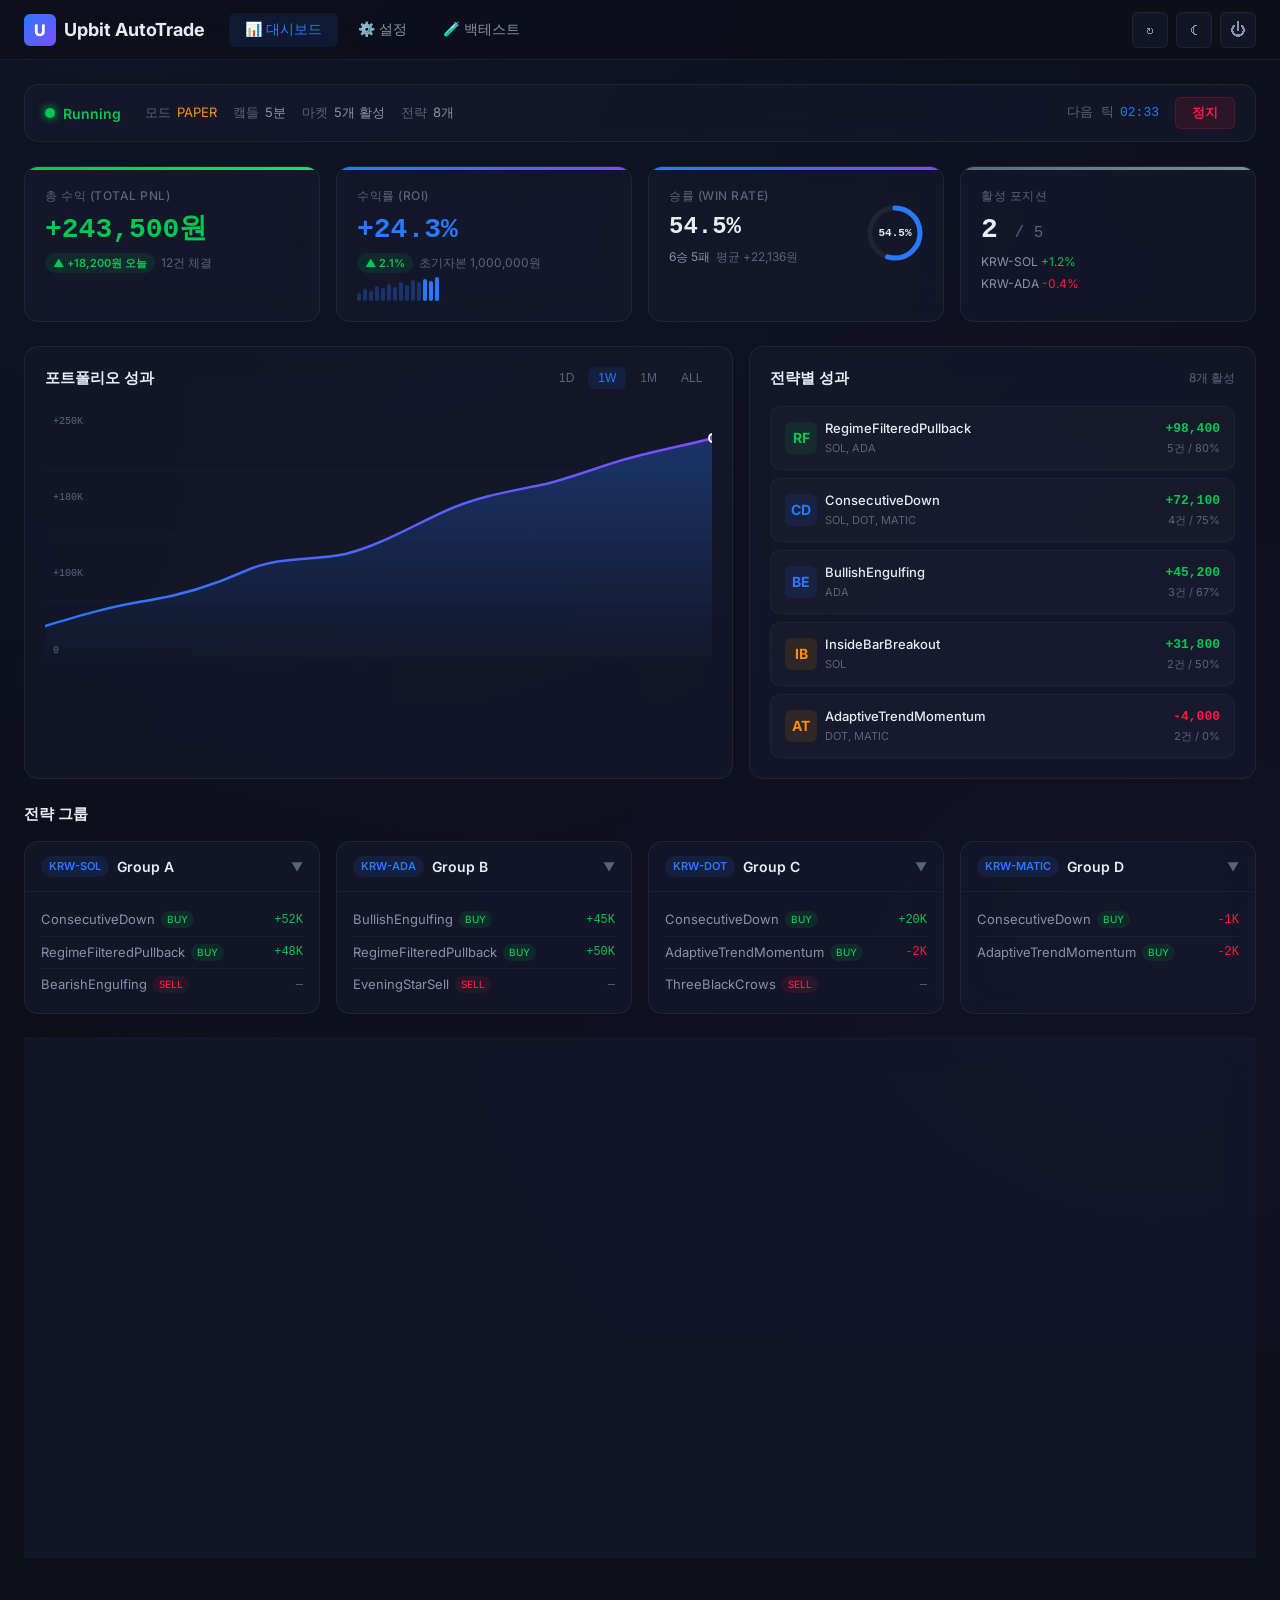
<file: src/main/resources/static/prototype/dashboard.html>
<!DOCTYPE html>
<html lang="ko">
<head>
<meta charset="UTF-8">
<meta name="viewport" content="width=device-width, initial-scale=1.0">
<title>Upbit AutoTrade - Dashboard Prototype</title>
<link rel="preconnect" href="https://fonts.googleapis.com">
<link rel="preconnect" href="https://fonts.gstatic.com" crossorigin>
<link href="https://fonts.googleapis.com/css2?family=Inter:wght@300;400;500;600;700;800&display=swap" rel="stylesheet">
<style>
/* ===== CSS Variables / Design Tokens ===== */
:root {
    --bg-body: #0d0f1a;
    --bg-header: rgba(13, 15, 26, 0.85);
    --bg-card: rgba(22, 27, 45, 0.7);
    --bg-card-hover: rgba(30, 36, 58, 0.8);
    --bg-card-solid: #161b2d;
    --bg-input: rgba(255,255,255,0.05);
    --bg-table-row: rgba(255,255,255,0.02);
    --bg-table-row-hover: rgba(255,255,255,0.06);

    --border-card: rgba(255,255,255,0.06);
    --border-subtle: rgba(255,255,255,0.04);

    --text-primary: #e8ecf4;
    --text-secondary: #8892a8;
    --text-muted: #5a6478;

    --color-profit: #00c853;
    --color-profit-bg: rgba(0, 200, 83, 0.1);
    --color-loss: #ff1744;
    --color-loss-bg: rgba(255, 23, 68, 0.1);
    --color-accent: #2979ff;
    --color-accent-bg: rgba(41, 121, 255, 0.1);
    --color-warning: #ff9100;
    --color-warning-bg: rgba(255, 145, 0, 0.1);

    --gradient-accent: linear-gradient(135deg, #2979ff 0%, #7c4dff 100%);
    --gradient-profit: linear-gradient(135deg, #00c853 0%, #00e676 100%);
    --gradient-loss: linear-gradient(135deg, #ff1744 0%, #ff5252 100%);
    --gradient-card: linear-gradient(135deg, rgba(41,121,255,0.05) 0%, rgba(124,77,255,0.05) 100%);

    --font-sans: 'Inter', -apple-system, BlinkMacSystemFont, 'Segoe UI', sans-serif;
    --font-mono: 'JetBrains Mono', 'Fira Code', 'Consolas', monospace;

    --radius-sm: 6px;
    --radius-md: 10px;
    --radius-lg: 14px;
    --radius-xl: 20px;

    --shadow-sm: 0 1px 3px rgba(0,0,0,0.3);
    --shadow-md: 0 4px 12px rgba(0,0,0,0.3);
    --shadow-lg: 0 8px 32px rgba(0,0,0,0.4);
    --shadow-glow-profit: 0 0 20px rgba(0, 200, 83, 0.15);
    --shadow-glow-accent: 0 0 20px rgba(41, 121, 255, 0.15);

    --transition-fast: 150ms ease;
    --transition-normal: 250ms ease;
    --transition-slow: 400ms ease;

    --spacing-xs: 4px;
    --spacing-sm: 8px;
    --spacing-md: 16px;
    --spacing-lg: 24px;
    --spacing-xl: 32px;
    --spacing-2xl: 48px;

    --header-height: 60px;
}

/* ===== Reset & Base ===== */
*, *::before, *::after {
    box-sizing: border-box;
    margin: 0;
    padding: 0;
}

body {
    font-family: var(--font-sans);
    background: var(--bg-body);
    color: var(--text-primary);
    line-height: 1.5;
    min-height: 100vh;
    overflow-x: hidden;
    -webkit-font-smoothing: antialiased;
}

/* Background ambient glow */
body::before {
    content: '';
    position: fixed;
    top: -50%;
    left: -50%;
    width: 200%;
    height: 200%;
    background: radial-gradient(ellipse at 30% 20%, rgba(41,121,255,0.06) 0%, transparent 50%),
                radial-gradient(ellipse at 70% 80%, rgba(124,77,255,0.04) 0%, transparent 50%);
    pointer-events: none;
    z-index: 0;
}

/* ===== Header ===== */
.header {
    position: fixed;
    top: 0;
    left: 0;
    right: 0;
    height: var(--header-height);
    background: var(--bg-header);
    backdrop-filter: blur(20px);
    -webkit-backdrop-filter: blur(20px);
    border-bottom: 1px solid var(--border-card);
    display: flex;
    align-items: center;
    justify-content: space-between;
    padding: 0 var(--spacing-lg);
    z-index: 100;
}

.header-left {
    display: flex;
    align-items: center;
    gap: var(--spacing-lg);
}

.logo {
    display: flex;
    align-items: center;
    gap: var(--spacing-sm);
    text-decoration: none;
    font-weight: 700;
    font-size: 18px;
    color: var(--text-primary);
}

.logo-icon {
    width: 32px;
    height: 32px;
    border-radius: var(--radius-sm);
    background: var(--gradient-accent);
    display: flex;
    align-items: center;
    justify-content: center;
    font-size: 16px;
    font-weight: 800;
    color: white;
}

.nav-tabs {
    display: flex;
    gap: var(--spacing-xs);
}

.nav-tab {
    padding: 8px 16px;
    border-radius: var(--radius-sm);
    color: var(--text-secondary);
    text-decoration: none;
    font-size: 14px;
    font-weight: 500;
    transition: all var(--transition-fast);
    cursor: pointer;
    border: none;
    background: none;
}

.nav-tab:hover {
    color: var(--text-primary);
    background: rgba(255,255,255,0.05);
}

.nav-tab.active {
    color: var(--color-accent);
    background: var(--color-accent-bg);
}

.header-right {
    display: flex;
    align-items: center;
    gap: var(--spacing-sm);
}

.header-btn {
    width: 36px;
    height: 36px;
    border-radius: var(--radius-sm);
    border: 1px solid var(--border-card);
    background: var(--bg-card);
    color: var(--text-secondary);
    display: flex;
    align-items: center;
    justify-content: center;
    cursor: pointer;
    transition: all var(--transition-fast);
    font-size: 16px;
}

.header-btn:hover {
    color: var(--text-primary);
    background: var(--bg-card-hover);
    border-color: rgba(255,255,255,0.12);
}

/* ===== Main Layout ===== */
.main {
    position: relative;
    z-index: 1;
    max-width: 1400px;
    margin: 0 auto;
    padding: calc(var(--header-height) + var(--spacing-lg)) var(--spacing-lg) var(--spacing-xl);
}

/* ===== Bot Status Bar ===== */
.status-bar {
    display: flex;
    align-items: center;
    justify-content: space-between;
    padding: 12px 20px;
    background: var(--bg-card);
    backdrop-filter: blur(12px);
    border: 1px solid var(--border-card);
    border-radius: var(--radius-lg);
    margin-bottom: var(--spacing-lg);
}

.status-left {
    display: flex;
    align-items: center;
    gap: var(--spacing-lg);
}

.status-indicator {
    display: flex;
    align-items: center;
    gap: var(--spacing-sm);
    font-weight: 600;
    font-size: 14px;
}

.status-dot {
    width: 10px;
    height: 10px;
    border-radius: 50%;
    background: var(--color-profit);
    box-shadow: 0 0 8px var(--color-profit);
    animation: pulse 2s infinite;
}

@keyframes pulse {
    0%, 100% { opacity: 1; box-shadow: 0 0 8px var(--color-profit); }
    50% { opacity: 0.5; box-shadow: 0 0 16px var(--color-profit); }
}

.status-meta {
    display: flex;
    align-items: center;
    gap: var(--spacing-md);
    font-size: 13px;
    color: var(--text-secondary);
}

.status-meta-item {
    display: flex;
    align-items: center;
    gap: 6px;
}

.status-meta-label {
    color: var(--text-muted);
}

.status-right {
    display: flex;
    align-items: center;
    gap: var(--spacing-md);
}

.next-tick {
    display: flex;
    align-items: center;
    gap: 6px;
    font-size: 13px;
    color: var(--text-secondary);
    font-family: var(--font-mono);
}

.btn-bot-toggle {
    padding: 6px 16px;
    border-radius: var(--radius-sm);
    border: none;
    font-size: 13px;
    font-weight: 600;
    cursor: pointer;
    transition: all var(--transition-fast);
}

.btn-bot-toggle.running {
    background: var(--color-loss-bg);
    color: var(--color-loss);
    border: 1px solid rgba(255,23,68,0.2);
}

.btn-bot-toggle.running:hover {
    background: rgba(255,23,68,0.2);
}

/* ===== KPI Row ===== */
.kpi-row {
    display: grid;
    grid-template-columns: repeat(4, 1fr);
    gap: var(--spacing-md);
    margin-bottom: var(--spacing-lg);
}

.kpi-card {
    background: var(--bg-card);
    backdrop-filter: blur(12px);
    border: 1px solid var(--border-card);
    border-radius: var(--radius-lg);
    padding: 20px;
    transition: all var(--transition-normal);
    position: relative;
    overflow: hidden;
}

.kpi-card::before {
    content: '';
    position: absolute;
    top: 0;
    left: 0;
    right: 0;
    height: 3px;
    border-radius: var(--radius-lg) var(--radius-lg) 0 0;
}

.kpi-card:hover {
    background: var(--bg-card-hover);
    border-color: rgba(255,255,255,0.1);
    transform: translateY(-2px);
    box-shadow: var(--shadow-md);
}

.kpi-card.profit::before { background: var(--gradient-profit); }
.kpi-card.accent::before { background: var(--gradient-accent); }
.kpi-card.loss::before { background: var(--gradient-loss); }
.kpi-card.neutral::before { background: linear-gradient(135deg, #546e7a 0%, #78909c 100%); }

.kpi-label {
    font-size: 12px;
    font-weight: 500;
    color: var(--text-muted);
    text-transform: uppercase;
    letter-spacing: 0.5px;
    margin-bottom: 8px;
}

.kpi-value {
    font-size: 28px;
    font-weight: 700;
    font-family: var(--font-mono);
    line-height: 1.2;
    margin-bottom: 6px;
}

.kpi-value.profit { color: var(--color-profit); }
.kpi-value.loss { color: var(--color-loss); }
.kpi-value.accent { color: var(--color-accent); }

.kpi-sub {
    display: flex;
    align-items: center;
    gap: 6px;
    font-size: 12px;
    color: var(--text-secondary);
}

.kpi-badge {
    display: inline-flex;
    align-items: center;
    gap: 4px;
    padding: 2px 8px;
    border-radius: 100px;
    font-size: 11px;
    font-weight: 600;
}

.kpi-badge.up {
    background: var(--color-profit-bg);
    color: var(--color-profit);
}

.kpi-badge.down {
    background: var(--color-loss-bg);
    color: var(--color-loss);
}

/* Win rate circular progress */
.win-rate-ring {
    position: relative;
    width: 56px;
    height: 56px;
    float: right;
    margin-top: -8px;
}

.win-rate-ring svg {
    transform: rotate(-90deg);
}

.win-rate-ring .ring-bg {
    fill: none;
    stroke: rgba(255,255,255,0.06);
    stroke-width: 5;
}

.win-rate-ring .ring-fill {
    fill: none;
    stroke: var(--color-accent);
    stroke-width: 5;
    stroke-linecap: round;
    stroke-dasharray: 157;
    stroke-dashoffset: 71.4; /* 157 * (1 - 0.545) */
    transition: stroke-dashoffset 1s ease;
}

.win-rate-ring .ring-text {
    position: absolute;
    top: 50%;
    left: 50%;
    transform: translate(-50%, -50%);
    font-size: 11px;
    font-weight: 700;
    font-family: var(--font-mono);
    color: var(--text-primary);
}

/* Sparkline */
.sparkline {
    display: flex;
    align-items: flex-end;
    gap: 2px;
    height: 24px;
    margin-top: 4px;
}

.sparkline-bar {
    width: 4px;
    border-radius: 2px;
    transition: height var(--transition-normal);
}

/* ===== Main Content Grid ===== */
.content-grid {
    display: grid;
    grid-template-columns: 1.4fr 1fr;
    gap: var(--spacing-md);
    margin-bottom: var(--spacing-lg);
}

/* Chart Area */
.chart-card {
    background: var(--bg-card);
    backdrop-filter: blur(12px);
    border: 1px solid var(--border-card);
    border-radius: var(--radius-lg);
    padding: 20px;
    min-height: 340px;
    position: relative;
    overflow: hidden;
}

.chart-card-header {
    display: flex;
    align-items: center;
    justify-content: space-between;
    margin-bottom: var(--spacing-md);
}

.chart-card-title {
    font-size: 15px;
    font-weight: 600;
    color: var(--text-primary);
}

.chart-period-tabs {
    display: flex;
    gap: var(--spacing-xs);
}

.period-tab {
    padding: 4px 10px;
    border-radius: var(--radius-sm);
    border: none;
    background: transparent;
    color: var(--text-muted);
    font-size: 12px;
    font-weight: 500;
    cursor: pointer;
    transition: all var(--transition-fast);
}

.period-tab:hover { color: var(--text-secondary); }
.period-tab.active {
    background: var(--color-accent-bg);
    color: var(--color-accent);
}

/* Placeholder chart */
.chart-placeholder {
    width: 100%;
    height: 260px;
    border-radius: var(--radius-md);
    position: relative;
    overflow: hidden;
}

.chart-area {
    position: absolute;
    inset: 0;
}

.chart-area svg {
    width: 100%;
    height: 100%;
}

/* Strategy Panel */
.strategy-panel {
    background: var(--bg-card);
    backdrop-filter: blur(12px);
    border: 1px solid var(--border-card);
    border-radius: var(--radius-lg);
    padding: 20px;
}

.strategy-panel-title {
    font-size: 15px;
    font-weight: 600;
    margin-bottom: var(--spacing-md);
    display: flex;
    align-items: center;
    justify-content: space-between;
}

.strategy-panel-title .count {
    font-size: 12px;
    color: var(--text-muted);
    font-weight: 400;
}

.strategy-list {
    display: flex;
    flex-direction: column;
    gap: var(--spacing-sm);
}

.strategy-item {
    display: flex;
    align-items: center;
    justify-content: space-between;
    padding: 12px 14px;
    background: rgba(255,255,255,0.02);
    border: 1px solid var(--border-subtle);
    border-radius: var(--radius-md);
    transition: all var(--transition-fast);
    cursor: pointer;
}

.strategy-item:hover {
    background: rgba(255,255,255,0.05);
    border-color: rgba(255,255,255,0.08);
}

.strategy-item-left {
    display: flex;
    align-items: center;
    gap: var(--spacing-sm);
}

.strategy-icon {
    width: 32px;
    height: 32px;
    border-radius: var(--radius-sm);
    display: flex;
    align-items: center;
    justify-content: center;
    font-size: 14px;
    font-weight: 700;
}

.strategy-icon.blue { background: var(--color-accent-bg); color: var(--color-accent); }
.strategy-icon.green { background: var(--color-profit-bg); color: var(--color-profit); }
.strategy-icon.orange { background: var(--color-warning-bg); color: var(--color-warning); }
.strategy-icon.red { background: var(--color-loss-bg); color: var(--color-loss); }

.strategy-name {
    font-size: 13px;
    font-weight: 500;
}

.strategy-markets {
    font-size: 11px;
    color: var(--text-muted);
    margin-top: 2px;
}

.strategy-item-right {
    text-align: right;
}

.strategy-pnl {
    font-size: 13px;
    font-weight: 600;
    font-family: var(--font-mono);
}

.strategy-pnl.profit { color: var(--color-profit); }
.strategy-pnl.loss { color: var(--color-loss); }

.strategy-trades {
    font-size: 11px;
    color: var(--text-muted);
    margin-top: 2px;
}

/* ===== Strategy Groups ===== */
.groups-section {
    margin-bottom: var(--spacing-lg);
}

.section-header {
    display: flex;
    align-items: center;
    justify-content: space-between;
    margin-bottom: var(--spacing-md);
}

.section-title {
    font-size: 15px;
    font-weight: 600;
}

.groups-grid {
    display: grid;
    grid-template-columns: repeat(auto-fill, minmax(280px, 1fr));
    gap: var(--spacing-md);
}

.group-card {
    background: var(--bg-card);
    backdrop-filter: blur(12px);
    border: 1px solid var(--border-card);
    border-radius: var(--radius-lg);
    overflow: hidden;
    transition: all var(--transition-normal);
}

.group-card:hover {
    border-color: rgba(255,255,255,0.1);
    box-shadow: var(--shadow-md);
}

.group-header {
    display: flex;
    align-items: center;
    justify-content: space-between;
    padding: 14px 16px;
    border-bottom: 1px solid var(--border-subtle);
    cursor: pointer;
}

.group-name {
    font-size: 14px;
    font-weight: 600;
    display: flex;
    align-items: center;
    gap: var(--spacing-sm);
}

.group-market-badge {
    padding: 2px 8px;
    border-radius: 100px;
    font-size: 11px;
    font-weight: 600;
    background: var(--color-accent-bg);
    color: var(--color-accent);
}

.group-toggle {
    font-size: 12px;
    color: var(--text-muted);
    transition: transform var(--transition-fast);
}

.group-body {
    padding: 12px 16px;
}

.group-strategy-row {
    display: flex;
    align-items: center;
    justify-content: space-between;
    padding: 6px 0;
    font-size: 13px;
}

.group-strategy-row + .group-strategy-row {
    border-top: 1px solid var(--border-subtle);
}

.group-strategy-name {
    color: var(--text-secondary);
    display: flex;
    align-items: center;
    gap: 6px;
}

.group-strategy-type {
    font-size: 10px;
    padding: 1px 6px;
    border-radius: 100px;
    font-weight: 500;
}

.type-buy { background: var(--color-profit-bg); color: var(--color-profit); }
.type-sell { background: var(--color-loss-bg); color: var(--color-loss); }

/* ===== Trade Log Table ===== */
.trades-section {
    margin-bottom: var(--spacing-lg);
}

.trades-card {
    background: var(--bg-card);
    backdrop-filter: blur(12px);
    border: 1px solid var(--border-card);
    border-radius: var(--radius-lg);
    overflow: hidden;
}

.trades-header {
    display: flex;
    align-items: center;
    justify-content: space-between;
    padding: 16px 20px;
    border-bottom: 1px solid var(--border-subtle);
}

.trades-title {
    font-size: 15px;
    font-weight: 600;
}

.trades-filter {
    display: flex;
    gap: var(--spacing-sm);
}

.filter-btn {
    padding: 4px 12px;
    border-radius: 100px;
    border: 1px solid var(--border-card);
    background: transparent;
    color: var(--text-muted);
    font-size: 12px;
    font-weight: 500;
    cursor: pointer;
    transition: all var(--transition-fast);
}

.filter-btn:hover {
    color: var(--text-secondary);
    border-color: rgba(255,255,255,0.12);
}

.filter-btn.active {
    background: var(--color-accent-bg);
    color: var(--color-accent);
    border-color: rgba(41,121,255,0.3);
}

.trades-table {
    width: 100%;
    border-collapse: collapse;
}

.trades-table th {
    padding: 10px 16px;
    text-align: left;
    font-size: 11px;
    font-weight: 600;
    color: var(--text-muted);
    text-transform: uppercase;
    letter-spacing: 0.5px;
    border-bottom: 1px solid var(--border-subtle);
}

.trades-table td {
    padding: 12px 16px;
    font-size: 13px;
    border-bottom: 1px solid var(--border-subtle);
    transition: background var(--transition-fast);
}

.trades-table tr:hover td {
    background: var(--bg-table-row-hover);
}

.trades-table tr:last-child td {
    border-bottom: none;
}

.trade-time {
    font-family: var(--font-mono);
    font-size: 12px;
    color: var(--text-secondary);
}

.trade-market {
    font-weight: 600;
    display: flex;
    align-items: center;
    gap: 6px;
}

.market-coin-icon {
    width: 20px;
    height: 20px;
    border-radius: 50%;
    display: inline-flex;
    align-items: center;
    justify-content: center;
    font-size: 9px;
    font-weight: 700;
    color: white;
}

.market-coin-icon.sol { background: linear-gradient(135deg, #9945ff, #14f195); }
.market-coin-icon.ada { background: linear-gradient(135deg, #0033ad, #1a44b8); }
.market-coin-icon.xrp { background: linear-gradient(135deg, #23292f, #00aae4); }
.market-coin-icon.dot { background: linear-gradient(135deg, #e6007a, #552bbf); }
.market-coin-icon.matic { background: linear-gradient(135deg, #8247e5, #6f42c1); }

.trade-type-badge {
    display: inline-block;
    padding: 2px 10px;
    border-radius: 100px;
    font-size: 11px;
    font-weight: 600;
    text-transform: uppercase;
}

.trade-type-badge.buy {
    background: var(--color-profit-bg);
    color: var(--color-profit);
}

.trade-type-badge.sell {
    background: var(--color-loss-bg);
    color: var(--color-loss);
}

.trade-price {
    font-family: var(--font-mono);
    font-size: 13px;
}

.trade-pnl {
    font-family: var(--font-mono);
    font-weight: 600;
    font-size: 13px;
}

.trade-pnl.profit { color: var(--color-profit); }
.trade-pnl.loss { color: var(--color-loss); }
.trade-pnl.neutral { color: var(--text-muted); }

.strategy-tag {
    display: inline-block;
    padding: 2px 8px;
    border-radius: var(--radius-sm);
    font-size: 11px;
    font-weight: 500;
    background: rgba(255,255,255,0.05);
    color: var(--text-secondary);
    white-space: nowrap;
}

/* Pagination */
.trades-footer {
    display: flex;
    align-items: center;
    justify-content: space-between;
    padding: 12px 20px;
    border-top: 1px solid var(--border-subtle);
}

.pagination-info {
    font-size: 12px;
    color: var(--text-muted);
}

.pagination-controls {
    display: flex;
    gap: var(--spacing-xs);
}

.page-btn {
    width: 32px;
    height: 32px;
    border-radius: var(--radius-sm);
    border: 1px solid var(--border-card);
    background: transparent;
    color: var(--text-secondary);
    font-size: 13px;
    display: flex;
    align-items: center;
    justify-content: center;
    cursor: pointer;
    transition: all var(--transition-fast);
}

.page-btn:hover {
    background: rgba(255,255,255,0.05);
    color: var(--text-primary);
}

.page-btn.active {
    background: var(--color-accent);
    color: white;
    border-color: var(--color-accent);
}

/* ===== Responsive ===== */
@media (max-width: 1024px) {
    .kpi-row {
        grid-template-columns: repeat(2, 1fr);
    }
    .content-grid {
        grid-template-columns: 1fr;
    }
    .groups-grid {
        grid-template-columns: repeat(2, 1fr);
    }
}

@media (max-width: 640px) {
    .main {
        padding: calc(var(--header-height) + var(--spacing-md)) var(--spacing-md) var(--spacing-lg);
    }
    .kpi-row {
        grid-template-columns: 1fr;
    }
    .status-bar {
        flex-direction: column;
        gap: var(--spacing-sm);
        align-items: flex-start;
    }
    .status-right {
        width: 100%;
        justify-content: space-between;
    }
    .groups-grid {
        grid-template-columns: 1fr;
    }
    .header-left .nav-tabs {
        display: none;
    }
    .trades-table th:nth-child(5),
    .trades-table td:nth-child(5) {
        display: none;
    }
    .kpi-value {
        font-size: 22px;
    }
}

/* ===== Animations ===== */
@keyframes fadeInUp {
    from { opacity: 0; transform: translateY(16px); }
    to { opacity: 1; transform: translateY(0); }
}

.kpi-card, .chart-card, .strategy-panel, .group-card, .trades-card, .status-bar {
    animation: fadeInUp 0.5s ease both;
}

.kpi-card:nth-child(1) { animation-delay: 0.05s; }
.kpi-card:nth-child(2) { animation-delay: 0.1s; }
.kpi-card:nth-child(3) { animation-delay: 0.15s; }
.kpi-card:nth-child(4) { animation-delay: 0.2s; }

.chart-card { animation-delay: 0.25s; }
.strategy-panel { animation-delay: 0.3s; }

/* Scrollbar */
::-webkit-scrollbar { width: 6px; }
::-webkit-scrollbar-track { background: transparent; }
::-webkit-scrollbar-thumb {
    background: rgba(255,255,255,0.1);
    border-radius: 3px;
}
::-webkit-scrollbar-thumb:hover { background: rgba(255,255,255,0.2); }

/* ===== Tooltip / Confidence ===== */
.confidence-bar {
    width: 40px;
    height: 4px;
    background: rgba(255,255,255,0.06);
    border-radius: 2px;
    overflow: hidden;
    display: inline-block;
    vertical-align: middle;
    margin-left: 6px;
}

.confidence-fill {
    height: 100%;
    border-radius: 2px;
    background: var(--color-accent);
}
</style>
</head>
<body>

<!-- ===== Header ===== -->
<header class="header">
    <div class="header-left">
        <a href="#" class="logo">
            <div class="logo-icon">U</div>
            <span>Upbit AutoTrade</span>
        </a>
        <nav class="nav-tabs">
            <button class="nav-tab active">&#x1f4ca; &#xb300;&#xc2dc;&#xbcf4;&#xb4dc;</button>
            <button class="nav-tab">&#x2699;&#xfe0f; &#xc124;&#xc815;</button>
            <button class="nav-tab">&#x1f9ea; &#xbc31;&#xd14c;&#xc2a4;&#xd2b8;</button>
        </nav>
    </div>
    <div class="header-right">
        <button class="header-btn" title="Refresh" onclick="location.reload()">&#x21bb;</button>
        <button class="header-btn" title="Theme">&#x263e;</button>
        <button class="header-btn" title="Logout">&#x23fb;</button>
    </div>
</header>

<!-- ===== Main ===== -->
<main class="main">

    <!-- Bot Status Bar -->
    <div class="status-bar">
        <div class="status-left">
            <div class="status-indicator">
                <span class="status-dot"></span>
                <span style="color:var(--color-profit)">Running</span>
            </div>
            <div class="status-meta">
                <span class="status-meta-item">
                    <span class="status-meta-label">&#xbaa8;&#xb4dc;</span>
                    <span style="color:var(--color-warning)">PAPER</span>
                </span>
                <span class="status-meta-item">
                    <span class="status-meta-label">&#xcea8;&#xb4e4;</span>
                    <span>5&#xbd84;</span>
                </span>
                <span class="status-meta-item">
                    <span class="status-meta-label">&#xb9c8;&#xcf13;</span>
                    <span>5&#xac1c; &#xd65c;&#xc131;</span>
                </span>
                <span class="status-meta-item">
                    <span class="status-meta-label">&#xc804;&#xb7b5;</span>
                    <span>8&#xac1c;</span>
                </span>
            </div>
        </div>
        <div class="status-right">
            <div class="next-tick">
                <span style="color:var(--text-muted)">&#xb2e4;&#xc74c; &#xd2f1;</span>
                <span style="color:var(--color-accent)">02:34</span>
            </div>
            <button class="btn-bot-toggle running">&#xc815;&#xc9c0;</button>
        </div>
    </div>

    <!-- KPI Row -->
    <div class="kpi-row">
        <!-- Total PnL -->
        <div class="kpi-card profit">
            <div class="kpi-label">&#xcd1d; &#xc218;&#xc775; (Total PnL)</div>
            <div class="kpi-value profit">+243,500&#xc6d0;</div>
            <div class="kpi-sub">
                <span class="kpi-badge up">&#x25b2; +18,200&#xc6d0; &#xc624;&#xb298;</span>
                <span style="color:var(--text-muted)">12&#xac74; &#xccb4;&#xacb0;</span>
            </div>
        </div>

        <!-- ROI -->
        <div class="kpi-card accent">
            <div class="kpi-label">&#xc218;&#xc775;&#xb960; (ROI)</div>
            <div class="kpi-value accent">+24.3%</div>
            <div class="kpi-sub">
                <span class="kpi-badge up">&#x25b2; 2.1%</span>
                <span style="color:var(--text-muted)">&#xcd08;&#xae30;&#xc790;&#xbcf8; 1,000,000&#xc6d0;</span>
            </div>
            <div class="sparkline" id="roiSparkline"></div>
        </div>

        <!-- Win Rate -->
        <div class="kpi-card accent">
            <div class="kpi-label">&#xc2b9;&#xb960; (Win Rate)</div>
            <div class="win-rate-ring">
                <svg width="56" height="56" viewBox="0 0 56 56">
                    <circle class="ring-bg" cx="28" cy="28" r="25"/>
                    <circle class="ring-fill" cx="28" cy="28" r="25"/>
                </svg>
                <div class="ring-text">54.5%</div>
            </div>
            <div class="kpi-value" style="font-size:24px;">54.5%</div>
            <div class="kpi-sub">
                <span>6&#xc2b9; 5&#xd328;</span>
                <span style="color:var(--text-muted)">&#xd3c9;&#xade0; +22,136&#xc6d0;</span>
            </div>
        </div>

        <!-- Active Trades -->
        <div class="kpi-card neutral">
            <div class="kpi-label">&#xd65c;&#xc131; &#xd3ec;&#xc9c0;&#xc158;</div>
            <div class="kpi-value" style="color:var(--text-primary);">2 <span style="font-size:16px;color:var(--text-muted);font-weight:400;">/ 5</span></div>
            <div class="kpi-sub" style="flex-direction:column;align-items:flex-start;gap:4px;">
                <span>KRW-SOL <span style="color:var(--color-profit);">+1.2%</span></span>
                <span>KRW-ADA <span style="color:var(--color-loss);">-0.4%</span></span>
            </div>
        </div>
    </div>

    <!-- Main Content Grid -->
    <div class="content-grid">
        <!-- Portfolio Chart -->
        <div class="chart-card">
            <div class="chart-card-header">
                <div class="chart-card-title">&#xd3ec;&#xd2b8;&#xd3f4;&#xb9ac;&#xc624; &#xc131;&#xacfc;</div>
                <div class="chart-period-tabs">
                    <button class="period-tab">1D</button>
                    <button class="period-tab active">1W</button>
                    <button class="period-tab">1M</button>
                    <button class="period-tab">ALL</button>
                </div>
            </div>
            <div class="chart-placeholder">
                <div class="chart-area">
                    <svg viewBox="0 0 800 260" preserveAspectRatio="none">
                        <defs>
                            <linearGradient id="chartGrad" x1="0" y1="0" x2="0" y2="1">
                                <stop offset="0%" stop-color="#2979ff" stop-opacity="0.3"/>
                                <stop offset="100%" stop-color="#2979ff" stop-opacity="0"/>
                            </linearGradient>
                            <linearGradient id="lineGrad" x1="0" y1="0" x2="1" y2="0">
                                <stop offset="0%" stop-color="#2979ff"/>
                                <stop offset="100%" stop-color="#7c4dff"/>
                            </linearGradient>
                        </defs>
                        <!-- Grid lines -->
                        <line x1="0" y1="65" x2="800" y2="65" stroke="rgba(255,255,255,0.03)" stroke-width="1"/>
                        <line x1="0" y1="130" x2="800" y2="130" stroke="rgba(255,255,255,0.03)" stroke-width="1"/>
                        <line x1="0" y1="195" x2="800" y2="195" stroke="rgba(255,255,255,0.03)" stroke-width="1"/>
                        <!-- Area fill -->
                        <path d="M0,220 C40,210 80,200 120,195 C160,190 200,180 240,165 C280,150 320,155 360,148 C400,140 440,120 480,105 C520,90 560,85 600,78 C640,70 680,55 720,48 C760,40 790,35 800,32 L800,260 L0,260 Z"
                              fill="url(#chartGrad)"/>
                        <!-- Line -->
                        <path d="M0,220 C40,210 80,200 120,195 C160,190 200,180 240,165 C280,150 320,155 360,148 C400,140 440,120 480,105 C520,90 560,85 600,78 C640,70 680,55 720,48 C760,40 790,35 800,32"
                              fill="none" stroke="url(#lineGrad)" stroke-width="2.5" stroke-linecap="round"/>
                        <!-- Current point -->
                        <circle cx="800" cy="32" r="4" fill="#7c4dff" stroke="white" stroke-width="2"/>
                    </svg>
                    <!-- Y-axis labels -->
                    <div style="position:absolute;top:0;left:8px;right:0;height:100%;display:flex;flex-direction:column;justify-content:space-between;pointer-events:none;padding:8px 0;">
                        <span style="font-size:10px;color:var(--text-muted);font-family:var(--font-mono);">+250K</span>
                        <span style="font-size:10px;color:var(--text-muted);font-family:var(--font-mono);">+180K</span>
                        <span style="font-size:10px;color:var(--text-muted);font-family:var(--font-mono);">+100K</span>
                        <span style="font-size:10px;color:var(--text-muted);font-family:var(--font-mono);">0</span>
                    </div>
                </div>
            </div>
        </div>

        <!-- Strategy Performance -->
        <div class="strategy-panel">
            <div class="strategy-panel-title">
                <span>&#xc804;&#xb7b5;&#xbcc4; &#xc131;&#xacfc;</span>
                <span class="count">8&#xac1c; &#xd65c;&#xc131;</span>
            </div>
            <div class="strategy-list">
                <div class="strategy-item">
                    <div class="strategy-item-left">
                        <div class="strategy-icon green">RF</div>
                        <div>
                            <div class="strategy-name">RegimeFilteredPullback</div>
                            <div class="strategy-markets">SOL, ADA</div>
                        </div>
                    </div>
                    <div class="strategy-item-right">
                        <div class="strategy-pnl profit">+98,400</div>
                        <div class="strategy-trades">5&#xac74; / 80%</div>
                    </div>
                </div>
                <div class="strategy-item">
                    <div class="strategy-item-left">
                        <div class="strategy-icon blue">CD</div>
                        <div>
                            <div class="strategy-name">ConsecutiveDown</div>
                            <div class="strategy-markets">SOL, DOT, MATIC</div>
                        </div>
                    </div>
                    <div class="strategy-item-right">
                        <div class="strategy-pnl profit">+72,100</div>
                        <div class="strategy-trades">4&#xac74; / 75%</div>
                    </div>
                </div>
                <div class="strategy-item">
                    <div class="strategy-item-left">
                        <div class="strategy-icon blue">BE</div>
                        <div>
                            <div class="strategy-name">BullishEngulfing</div>
                            <div class="strategy-markets">ADA</div>
                        </div>
                    </div>
                    <div class="strategy-item-right">
                        <div class="strategy-pnl profit">+45,200</div>
                        <div class="strategy-trades">3&#xac74; / 67%</div>
                    </div>
                </div>
                <div class="strategy-item">
                    <div class="strategy-item-left">
                        <div class="strategy-icon orange">IB</div>
                        <div>
                            <div class="strategy-name">InsideBarBreakout</div>
                            <div class="strategy-markets">SOL</div>
                        </div>
                    </div>
                    <div class="strategy-item-right">
                        <div class="strategy-pnl profit">+31,800</div>
                        <div class="strategy-trades">2&#xac74; / 50%</div>
                    </div>
                </div>
                <div class="strategy-item">
                    <div class="strategy-item-left">
                        <div class="strategy-icon orange">AT</div>
                        <div>
                            <div class="strategy-name">AdaptiveTrendMomentum</div>
                            <div class="strategy-markets">DOT, MATIC</div>
                        </div>
                    </div>
                    <div class="strategy-item-right">
                        <div class="strategy-pnl loss">-4,000</div>
                        <div class="strategy-trades">2&#xac74; / 0%</div>
                    </div>
                </div>
            </div>
        </div>
    </div>

    <!-- Strategy Groups -->
    <div class="groups-section">
        <div class="section-header">
            <div class="section-title">&#xc804;&#xb7b5; &#xadf8;&#xb8f9;</div>
        </div>
        <div class="groups-grid">
            <div class="group-card">
                <div class="group-header">
                    <div class="group-name">
                        <span class="group-market-badge">KRW-SOL</span>
                        <span>Group A</span>
                    </div>
                    <span class="group-toggle">&#x25bc;</span>
                </div>
                <div class="group-body">
                    <div class="group-strategy-row">
                        <span class="group-strategy-name">ConsecutiveDown <span class="group-strategy-type type-buy">BUY</span></span>
                        <span style="font-family:var(--font-mono);font-size:12px;color:var(--color-profit);">+52K</span>
                    </div>
                    <div class="group-strategy-row">
                        <span class="group-strategy-name">RegimeFilteredPullback <span class="group-strategy-type type-buy">BUY</span></span>
                        <span style="font-family:var(--font-mono);font-size:12px;color:var(--color-profit);">+48K</span>
                    </div>
                    <div class="group-strategy-row">
                        <span class="group-strategy-name">BearishEngulfing <span class="group-strategy-type type-sell">SELL</span></span>
                        <span style="font-family:var(--font-mono);font-size:12px;color:var(--text-muted);">&mdash;</span>
                    </div>
                </div>
            </div>
            <div class="group-card">
                <div class="group-header">
                    <div class="group-name">
                        <span class="group-market-badge">KRW-ADA</span>
                        <span>Group B</span>
                    </div>
                    <span class="group-toggle">&#x25bc;</span>
                </div>
                <div class="group-body">
                    <div class="group-strategy-row">
                        <span class="group-strategy-name">BullishEngulfing <span class="group-strategy-type type-buy">BUY</span></span>
                        <span style="font-family:var(--font-mono);font-size:12px;color:var(--color-profit);">+45K</span>
                    </div>
                    <div class="group-strategy-row">
                        <span class="group-strategy-name">RegimeFilteredPullback <span class="group-strategy-type type-buy">BUY</span></span>
                        <span style="font-family:var(--font-mono);font-size:12px;color:var(--color-profit);">+50K</span>
                    </div>
                    <div class="group-strategy-row">
                        <span class="group-strategy-name">EveningStarSell <span class="group-strategy-type type-sell">SELL</span></span>
                        <span style="font-family:var(--font-mono);font-size:12px;color:var(--text-muted);">&mdash;</span>
                    </div>
                </div>
            </div>
            <div class="group-card">
                <div class="group-header">
                    <div class="group-name">
                        <span class="group-market-badge">KRW-DOT</span>
                        <span>Group C</span>
                    </div>
                    <span class="group-toggle">&#x25bc;</span>
                </div>
                <div class="group-body">
                    <div class="group-strategy-row">
                        <span class="group-strategy-name">ConsecutiveDown <span class="group-strategy-type type-buy">BUY</span></span>
                        <span style="font-family:var(--font-mono);font-size:12px;color:var(--color-profit);">+20K</span>
                    </div>
                    <div class="group-strategy-row">
                        <span class="group-strategy-name">AdaptiveTrendMomentum <span class="group-strategy-type type-buy">BUY</span></span>
                        <span style="font-family:var(--font-mono);font-size:12px;color:var(--color-loss);">-2K</span>
                    </div>
                    <div class="group-strategy-row">
                        <span class="group-strategy-name">ThreeBlackCrows <span class="group-strategy-type type-sell">SELL</span></span>
                        <span style="font-family:var(--font-mono);font-size:12px;color:var(--text-muted);">&mdash;</span>
                    </div>
                </div>
            </div>
            <div class="group-card">
                <div class="group-header">
                    <div class="group-name">
                        <span class="group-market-badge">KRW-MATIC</span>
                        <span>Group D</span>
                    </div>
                    <span class="group-toggle">&#x25bc;</span>
                </div>
                <div class="group-body">
                    <div class="group-strategy-row">
                        <span class="group-strategy-name">ConsecutiveDown <span class="group-strategy-type type-buy">BUY</span></span>
                        <span style="font-family:var(--font-mono);font-size:12px;color:var(--color-loss);">-1K</span>
                    </div>
                    <div class="group-strategy-row">
                        <span class="group-strategy-name">AdaptiveTrendMomentum <span class="group-strategy-type type-buy">BUY</span></span>
                        <span style="font-family:var(--font-mono);font-size:12px;color:var(--color-loss);">-2K</span>
                    </div>
                </div>
            </div>
        </div>
    </div>

    <!-- Recent Trades -->
    <div class="trades-section">
        <div class="trades-card">
            <div class="trades-header">
                <div class="trades-title">&#xcd5c;&#xadfc; &#xac70;&#xb798; &#xb0b4;&#xc5ed;</div>
                <div class="trades-filter">
                    <button class="filter-btn active">&#xc804;&#xccb4;</button>
                    <button class="filter-btn">BUY</button>
                    <button class="filter-btn">SELL</button>
                </div>
            </div>
            <table class="trades-table">
                <thead>
                    <tr>
                        <th>&#xc2dc;&#xac04;</th>
                        <th>&#xb9c8;&#xcf13;</th>
                        <th>&#xc720;&#xd615;</th>
                        <th>&#xac00;&#xaca9;</th>
                        <th>&#xc804;&#xb7b5;</th>
                        <th style="text-align:right;">PnL</th>
                    </tr>
                </thead>
                <tbody>
                    <tr>
                        <td class="trade-time">14:45:23</td>
                        <td class="trade-market"><span class="market-coin-icon sol">S</span> SOL</td>
                        <td><span class="trade-type-badge sell">SELL</span></td>
                        <td class="trade-price">248,500</td>
                        <td><span class="strategy-tag">RegimeFiltered</span> <span class="confidence-bar"><span class="confidence-fill" style="width:85%;background:var(--color-profit);"></span></span></td>
                        <td style="text-align:right;"><span class="trade-pnl profit">+3,500</span></td>
                    </tr>
                    <tr>
                        <td class="trade-time">14:32:10</td>
                        <td class="trade-market"><span class="market-coin-icon sol">S</span> SOL</td>
                        <td><span class="trade-type-badge buy">BUY</span></td>
                        <td class="trade-price">245,000</td>
                        <td><span class="strategy-tag">RegimeFiltered</span> <span class="confidence-bar"><span class="confidence-fill" style="width:78%;"></span></span></td>
                        <td style="text-align:right;"><span class="trade-pnl neutral">&mdash;</span></td>
                    </tr>
                    <tr>
                        <td class="trade-time">13:58:41</td>
                        <td class="trade-market"><span class="market-coin-icon ada">A</span> ADA</td>
                        <td><span class="trade-type-badge sell">SELL</span></td>
                        <td class="trade-price">685</td>
                        <td><span class="strategy-tag">BullishEngulfing</span> <span class="confidence-bar"><span class="confidence-fill" style="width:72%;background:var(--color-profit);"></span></span></td>
                        <td style="text-align:right;"><span class="trade-pnl profit">+1,240</span></td>
                    </tr>
                    <tr>
                        <td class="trade-time">13:15:07</td>
                        <td class="trade-market"><span class="market-coin-icon ada">A</span> ADA</td>
                        <td><span class="trade-type-badge buy">BUY</span></td>
                        <td class="trade-price">672</td>
                        <td><span class="strategy-tag">BullishEngulfing</span> <span class="confidence-bar"><span class="confidence-fill" style="width:65%;"></span></span></td>
                        <td style="text-align:right;"><span class="trade-pnl neutral">&mdash;</span></td>
                    </tr>
                    <tr>
                        <td class="trade-time">12:40:55</td>
                        <td class="trade-market"><span class="market-coin-icon dot">D</span> DOT</td>
                        <td><span class="trade-type-badge sell">SELL</span></td>
                        <td class="trade-price">8,920</td>
                        <td><span class="strategy-tag">ConsecutiveDown</span> <span class="confidence-bar"><span class="confidence-fill" style="width:60%;background:var(--color-loss);"></span></span></td>
                        <td style="text-align:right;"><span class="trade-pnl loss">-820</span></td>
                    </tr>
                    <tr>
                        <td class="trade-time">12:05:33</td>
                        <td class="trade-market"><span class="market-coin-icon dot">D</span> DOT</td>
                        <td><span class="trade-type-badge buy">BUY</span></td>
                        <td class="trade-price">9,010</td>
                        <td><span class="strategy-tag">ConsecutiveDown</span> <span class="confidence-bar"><span class="confidence-fill" style="width:58%;"></span></span></td>
                        <td style="text-align:right;"><span class="trade-pnl neutral">&mdash;</span></td>
                    </tr>
                    <tr>
                        <td class="trade-time">11:22:18</td>
                        <td class="trade-market"><span class="market-coin-icon matic">M</span> MATIC</td>
                        <td><span class="trade-type-badge sell">SELL</span></td>
                        <td class="trade-price">1,285</td>
                        <td><span class="strategy-tag">AdaptiveTrend</span> <span class="confidence-bar"><span class="confidence-fill" style="width:55%;background:var(--color-loss);"></span></span></td>
                        <td style="text-align:right;"><span class="trade-pnl loss">-1,560</span></td>
                    </tr>
                    <tr>
                        <td class="trade-time">10:48:02</td>
                        <td class="trade-market"><span class="market-coin-icon sol">S</span> SOL</td>
                        <td><span class="trade-type-badge sell">SELL</span></td>
                        <td class="trade-price">246,200</td>
                        <td><span class="strategy-tag">InsideBar</span> <span class="confidence-bar"><span class="confidence-fill" style="width:82%;background:var(--color-profit);"></span></span></td>
                        <td style="text-align:right;"><span class="trade-pnl profit">+4,800</span></td>
                    </tr>
                </tbody>
            </table>
            <div class="trades-footer">
                <div class="pagination-info">1 - 8 / 42&#xac74;</div>
                <div class="pagination-controls">
                    <button class="page-btn">&lsaquo;</button>
                    <button class="page-btn active">1</button>
                    <button class="page-btn">2</button>
                    <button class="page-btn">3</button>
                    <button class="page-btn">4</button>
                    <button class="page-btn">5</button>
                    <button class="page-btn">&rsaquo;</button>
                </div>
            </div>
        </div>
    </div>

</main>

<script>
// ===== ROI Sparkline =====
(function() {
    var container = document.getElementById('roiSparkline');
    if (!container) return;
    var data = [12, 18, 14, 22, 19, 25, 20, 28, 24, 30, 27, 32, 29, 35];
    var max = Math.max.apply(null, data);
    for (var i = 0; i < data.length; i++) {
        var bar = document.createElement('div');
        bar.className = 'sparkline-bar';
        var h = Math.round((data[i] / max) * 24);
        bar.style.height = h + 'px';
        bar.style.background = i >= data.length - 3
            ? 'var(--color-accent)'
            : 'rgba(41,121,255,0.3)';
        container.appendChild(bar);
    }
})();

// ===== Group card collapse toggle =====
(function() {
    var headers = document.querySelectorAll('.group-header');
    for (var i = 0; i < headers.length; i++) {
        headers[i].addEventListener('click', function() {
            var body = this.parentElement.querySelector('.group-body');
            var toggle = this.querySelector('.group-toggle');
            if (body.style.display === 'none') {
                body.style.display = 'block';
                toggle.textContent = '\u25BC';
            } else {
                body.style.display = 'none';
                toggle.textContent = '\u25B6';
            }
        });
    }
})();

// ===== Filter buttons toggle =====
(function() {
    var filters = document.querySelectorAll('.trades-filter .filter-btn');
    for (var i = 0; i < filters.length; i++) {
        filters[i].addEventListener('click', function() {
            for (var j = 0; j < filters.length; j++) {
                filters[j].classList.remove('active');
            }
            this.classList.add('active');
        });
    }
})();

// ===== Period tabs toggle =====
(function() {
    var tabs = document.querySelectorAll('.period-tab');
    for (var i = 0; i < tabs.length; i++) {
        tabs[i].addEventListener('click', function() {
            for (var j = 0; j < tabs.length; j++) {
                tabs[j].classList.remove('active');
            }
            this.classList.add('active');
        });
    }
})();

// ===== Nav tab toggle =====
(function() {
    var navTabs = document.querySelectorAll('.nav-tab');
    for (var i = 0; i < navTabs.length; i++) {
        navTabs[i].addEventListener('click', function() {
            for (var j = 0; j < navTabs.length; j++) {
                navTabs[j].classList.remove('active');
            }
            this.classList.add('active');
        });
    }
})();

// ===== Next tick countdown =====
(function() {
    var el = document.querySelector('.next-tick span:last-child');
    if (!el) return;
    var sec = 154; // 2:34
    setInterval(function() {
        sec--;
        if (sec < 0) sec = 300;
        var m = Math.floor(sec / 60);
        var s = sec % 60;
        el.textContent = (m < 10 ? '0' : '') + m + ':' + (s < 10 ? '0' : '') + s;
    }, 1000);
})();

// ===== Pagination toggle =====
(function() {
    var pageBtns = document.querySelectorAll('.page-btn');
    for (var i = 0; i < pageBtns.length; i++) {
        pageBtns[i].addEventListener('click', function() {
            if (this.textContent === '\u2039' || this.textContent === '\u203A') return;
            for (var j = 0; j < pageBtns.length; j++) {
                pageBtns[j].classList.remove('active');
            }
            this.classList.add('active');
        });
    }
})();
</script>

</body>
</html>
</file>
